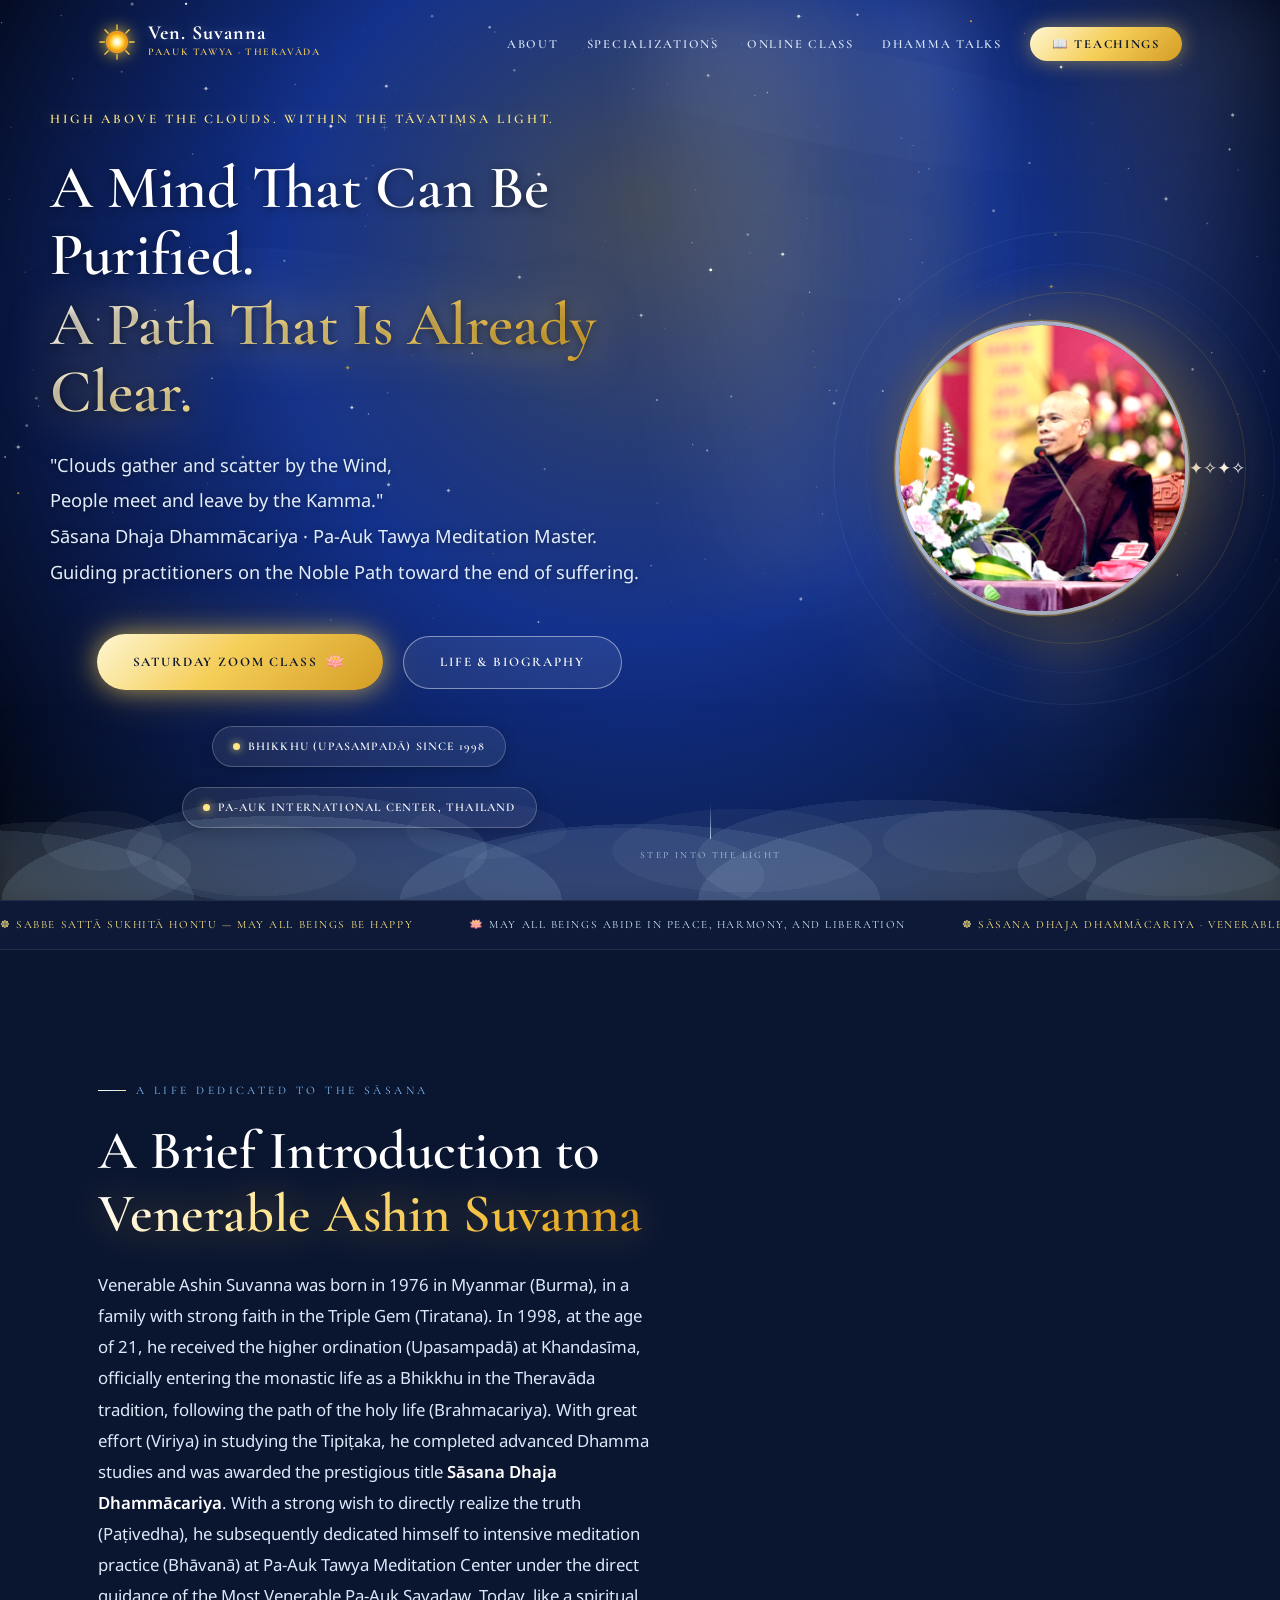
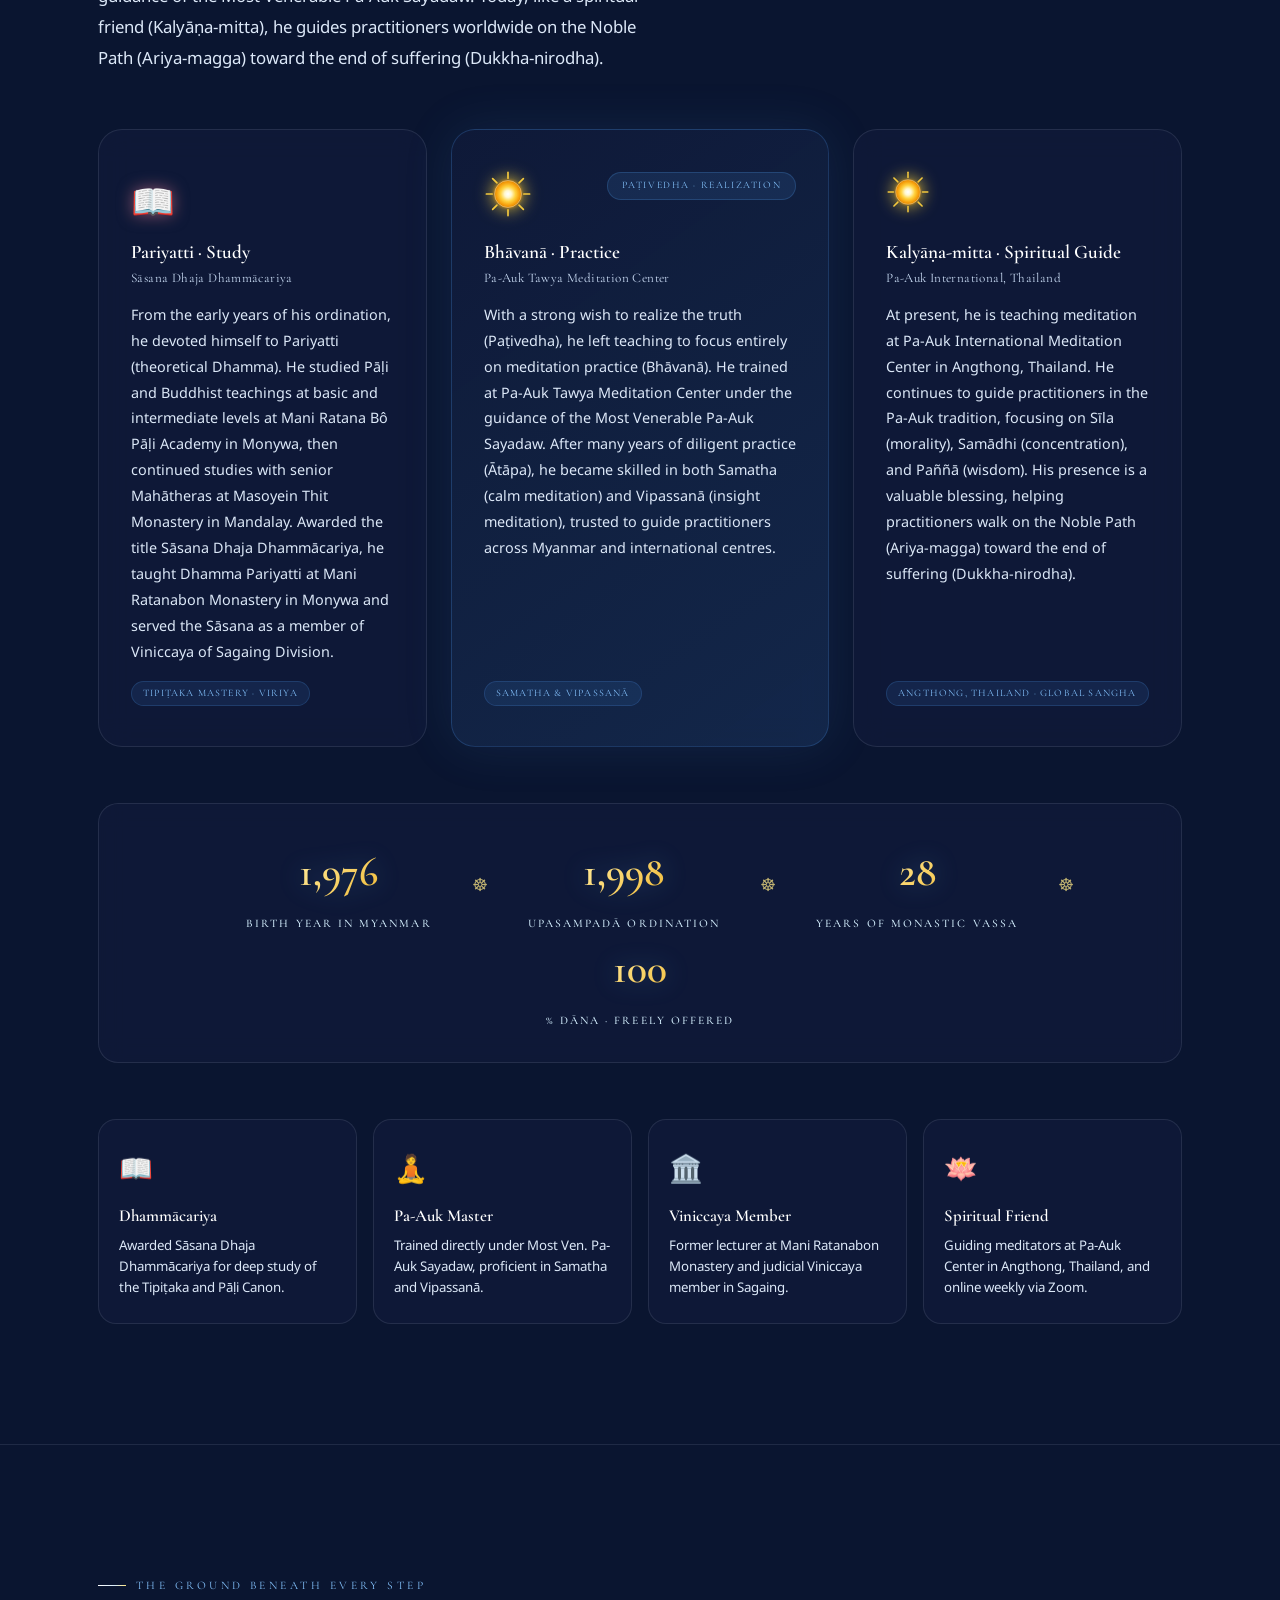
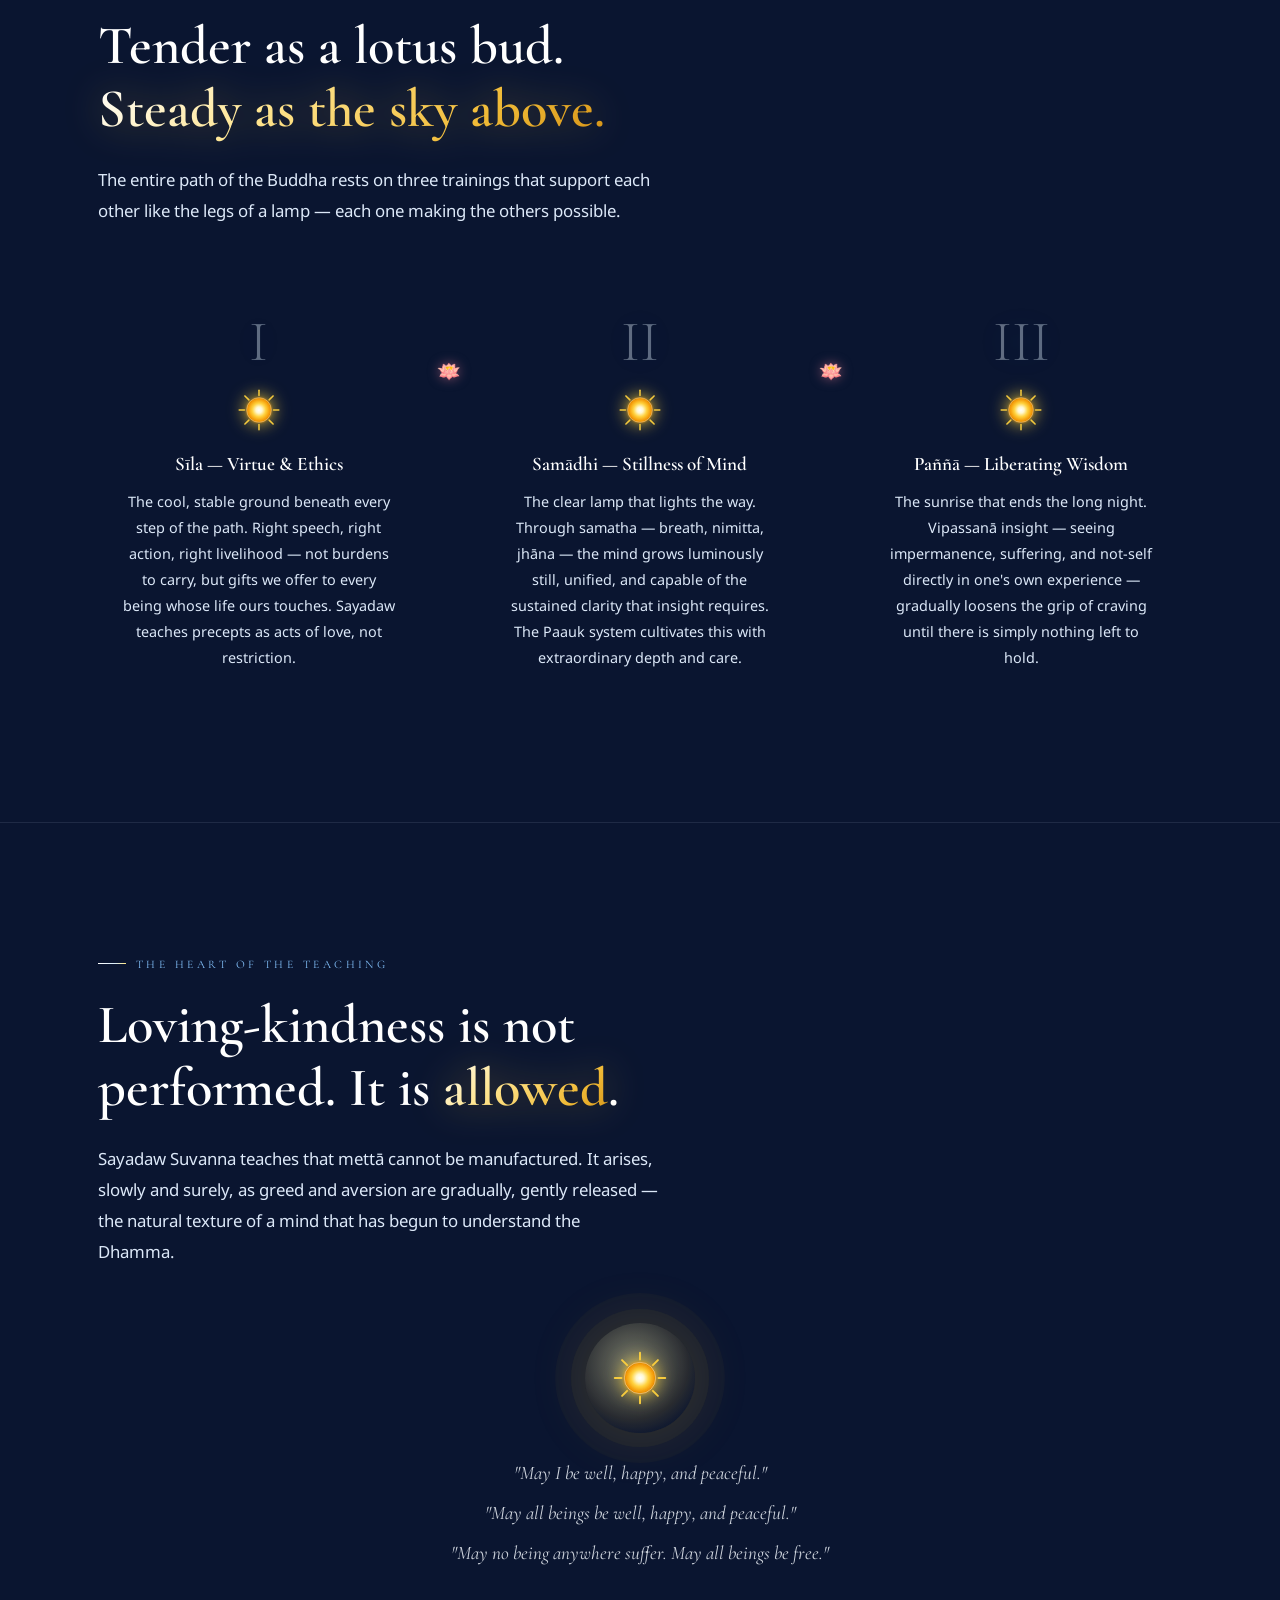
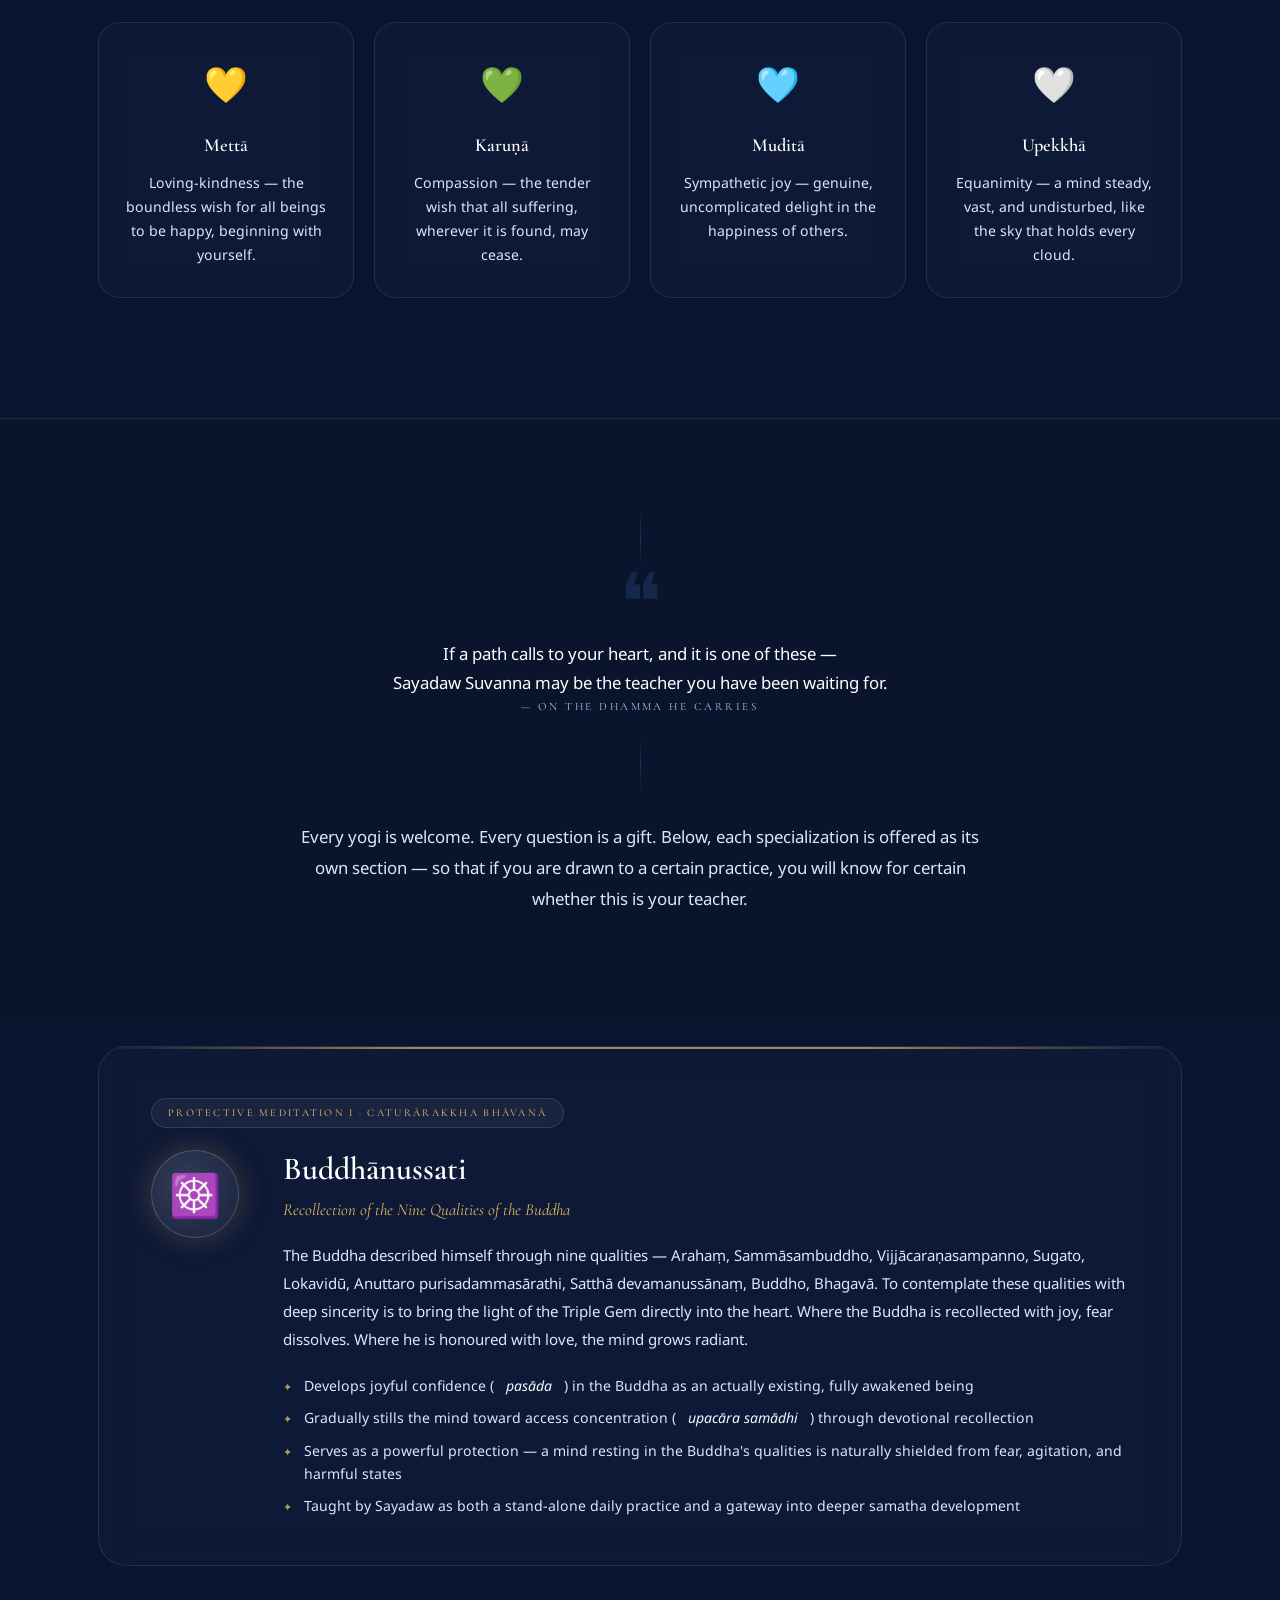
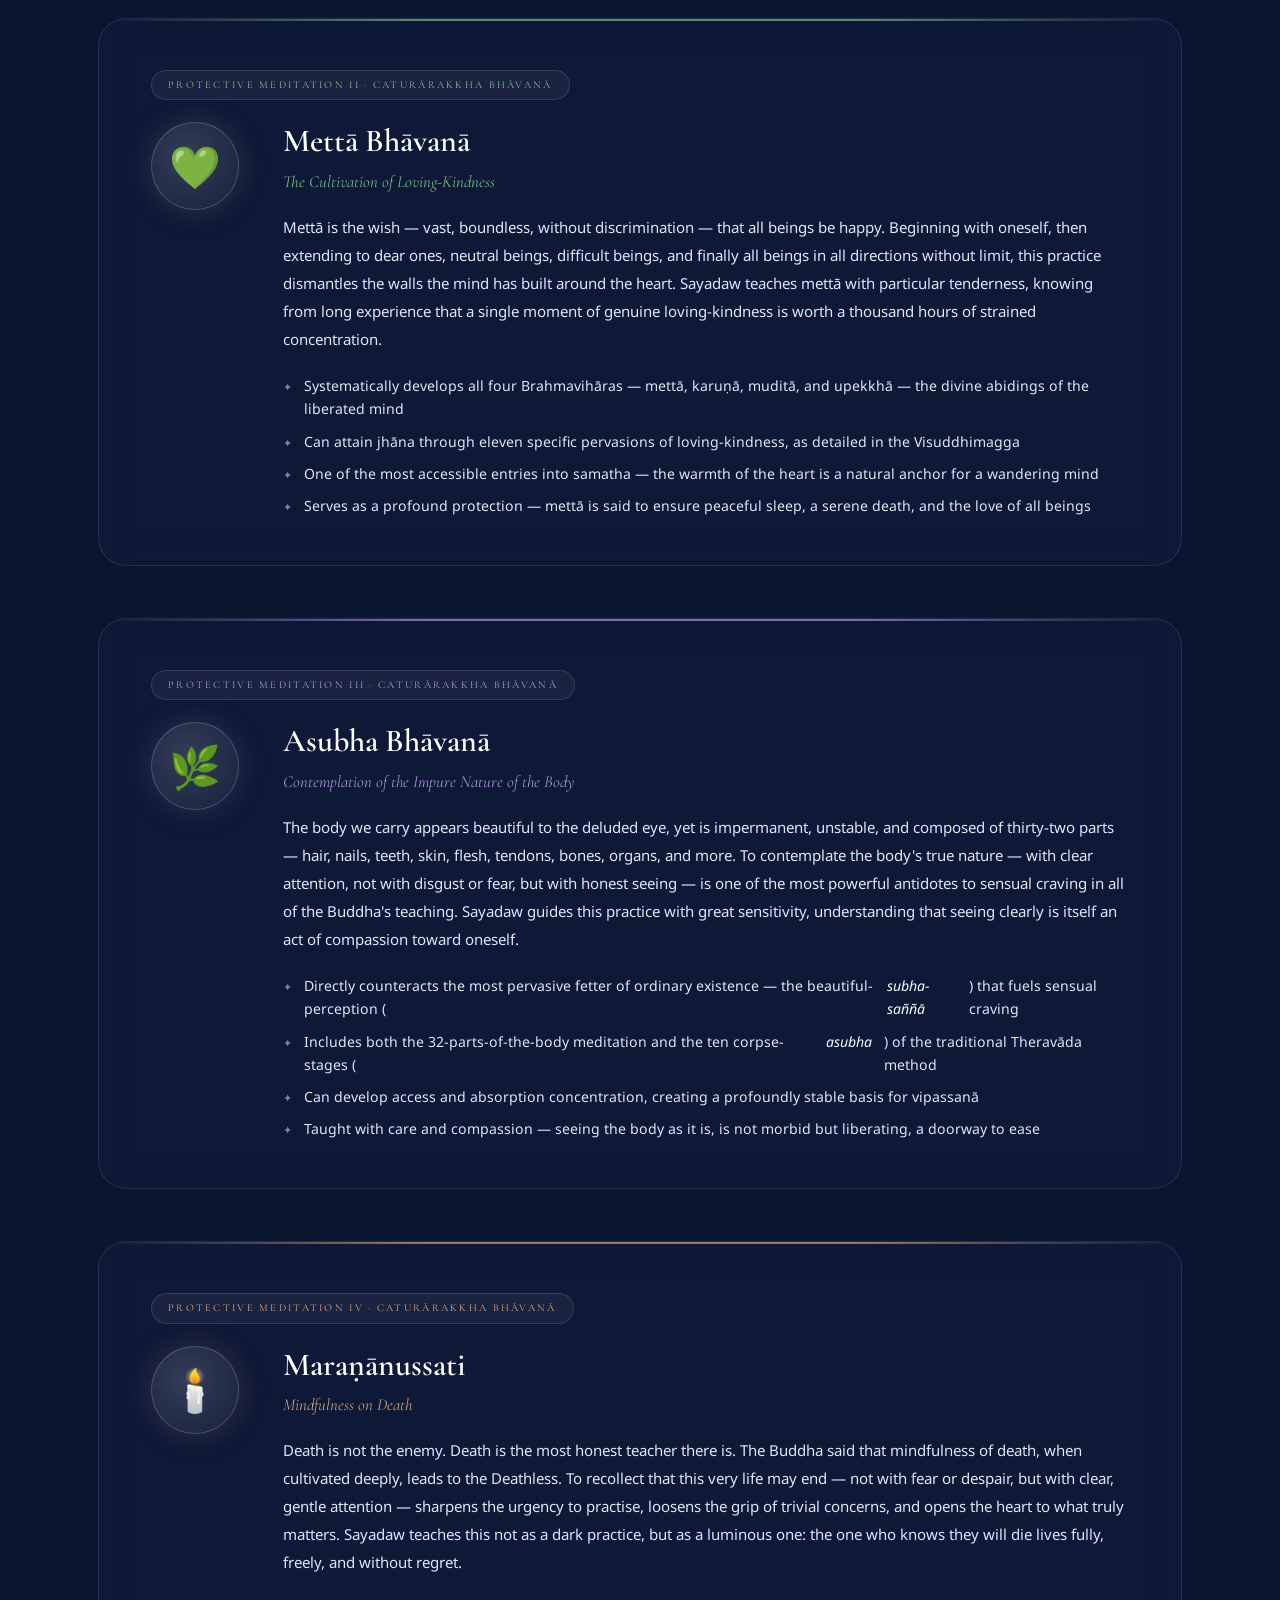
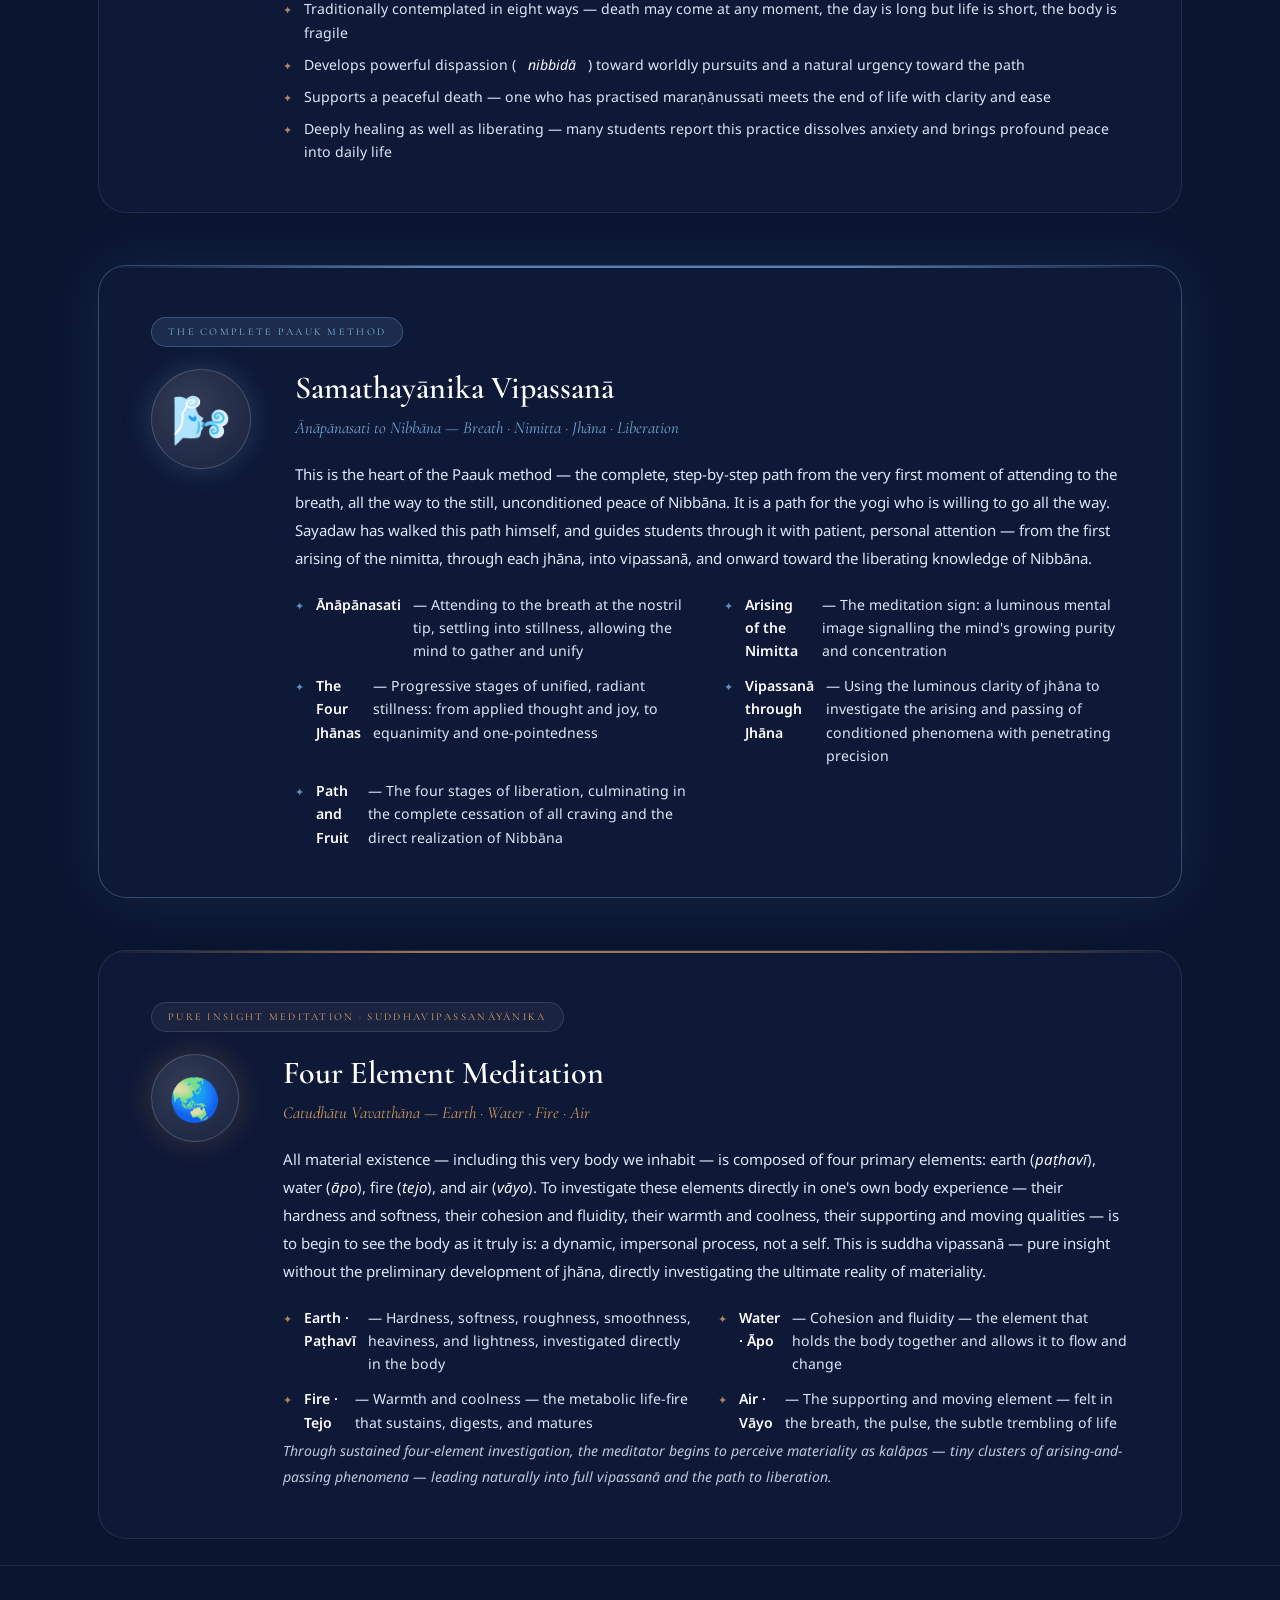
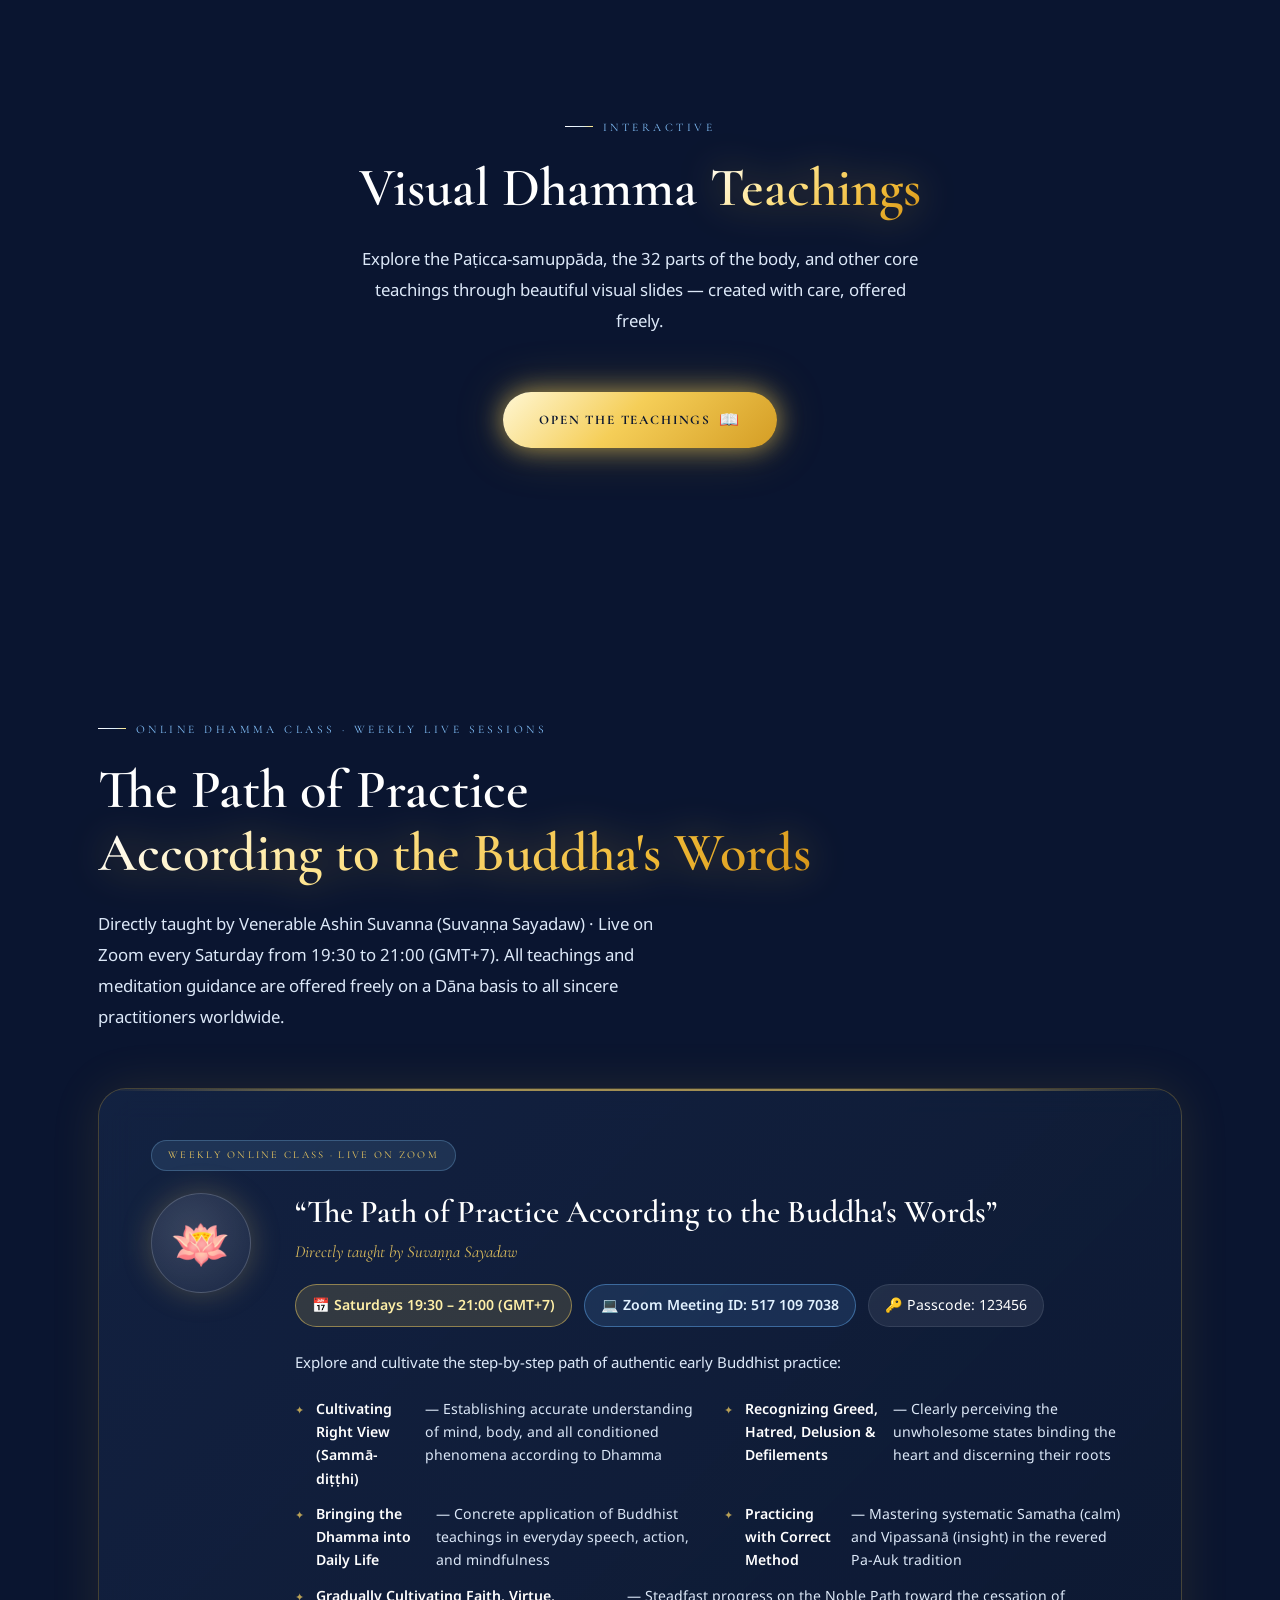
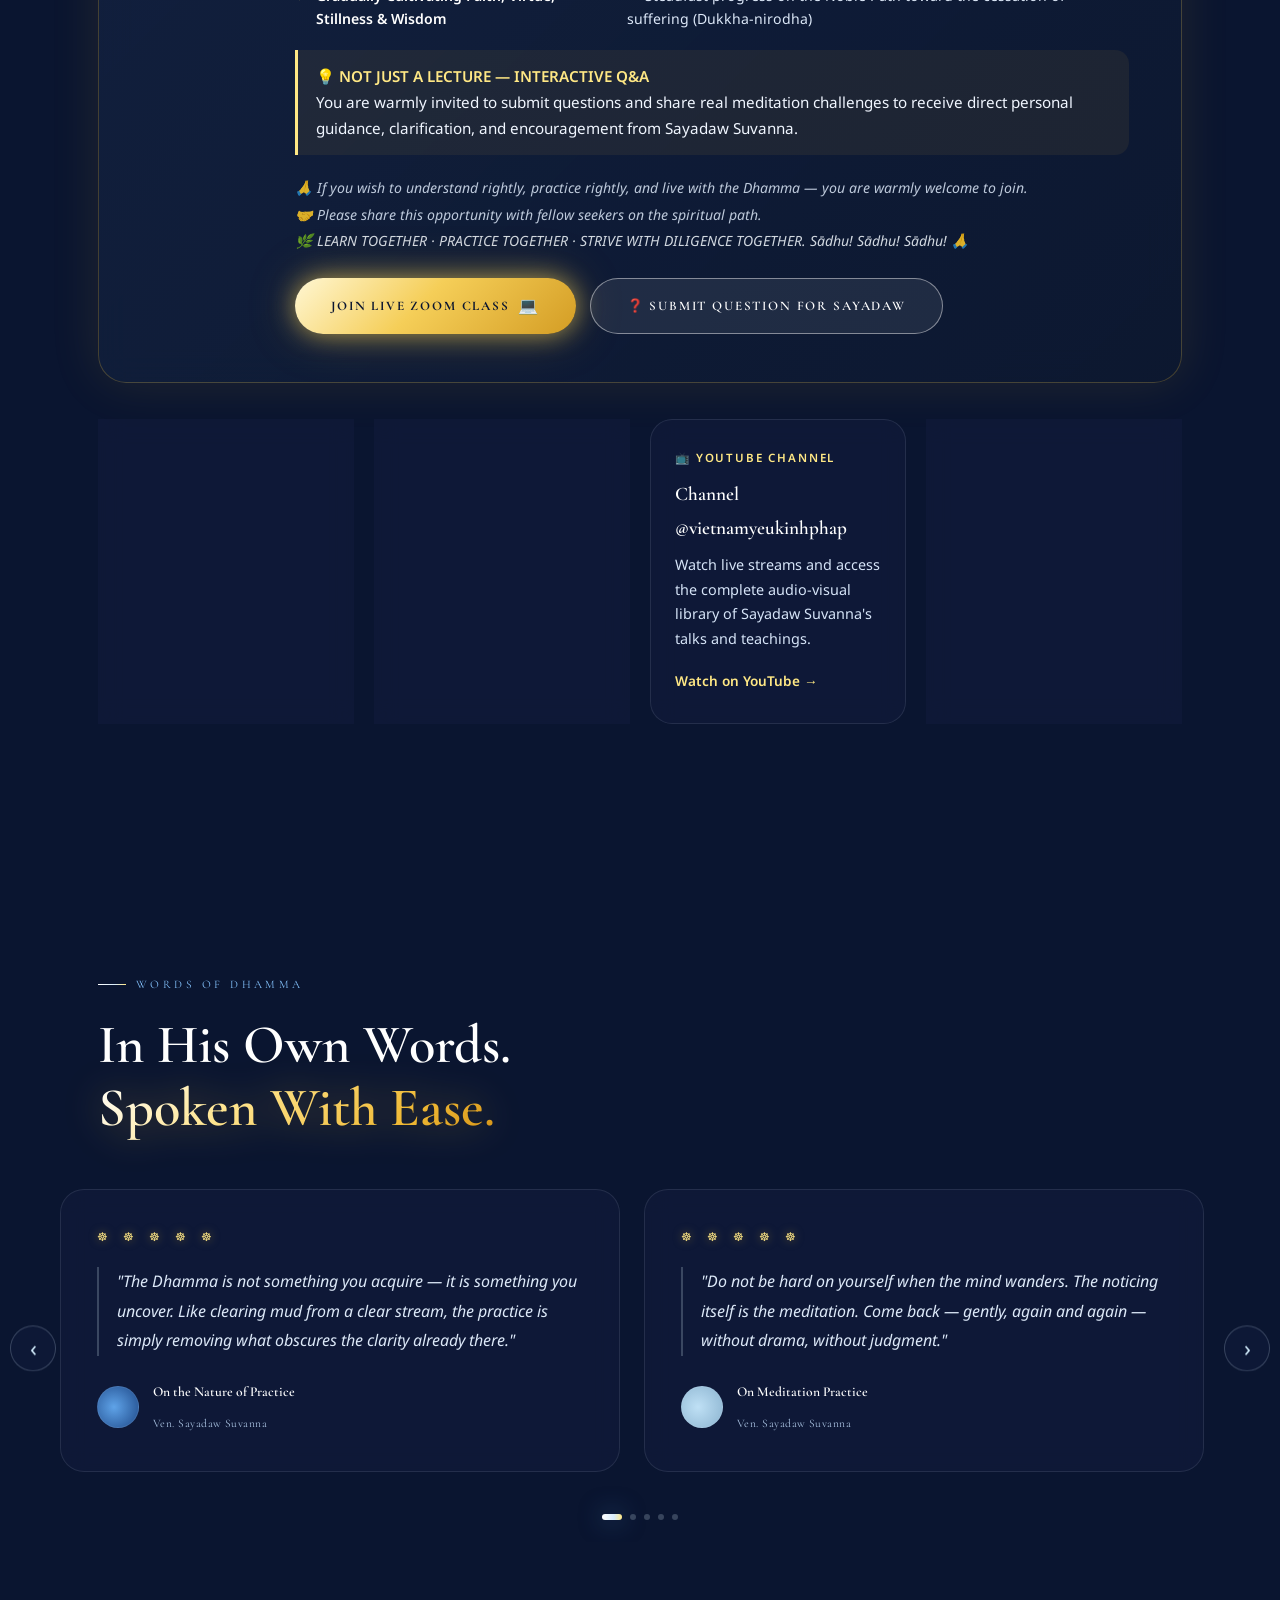
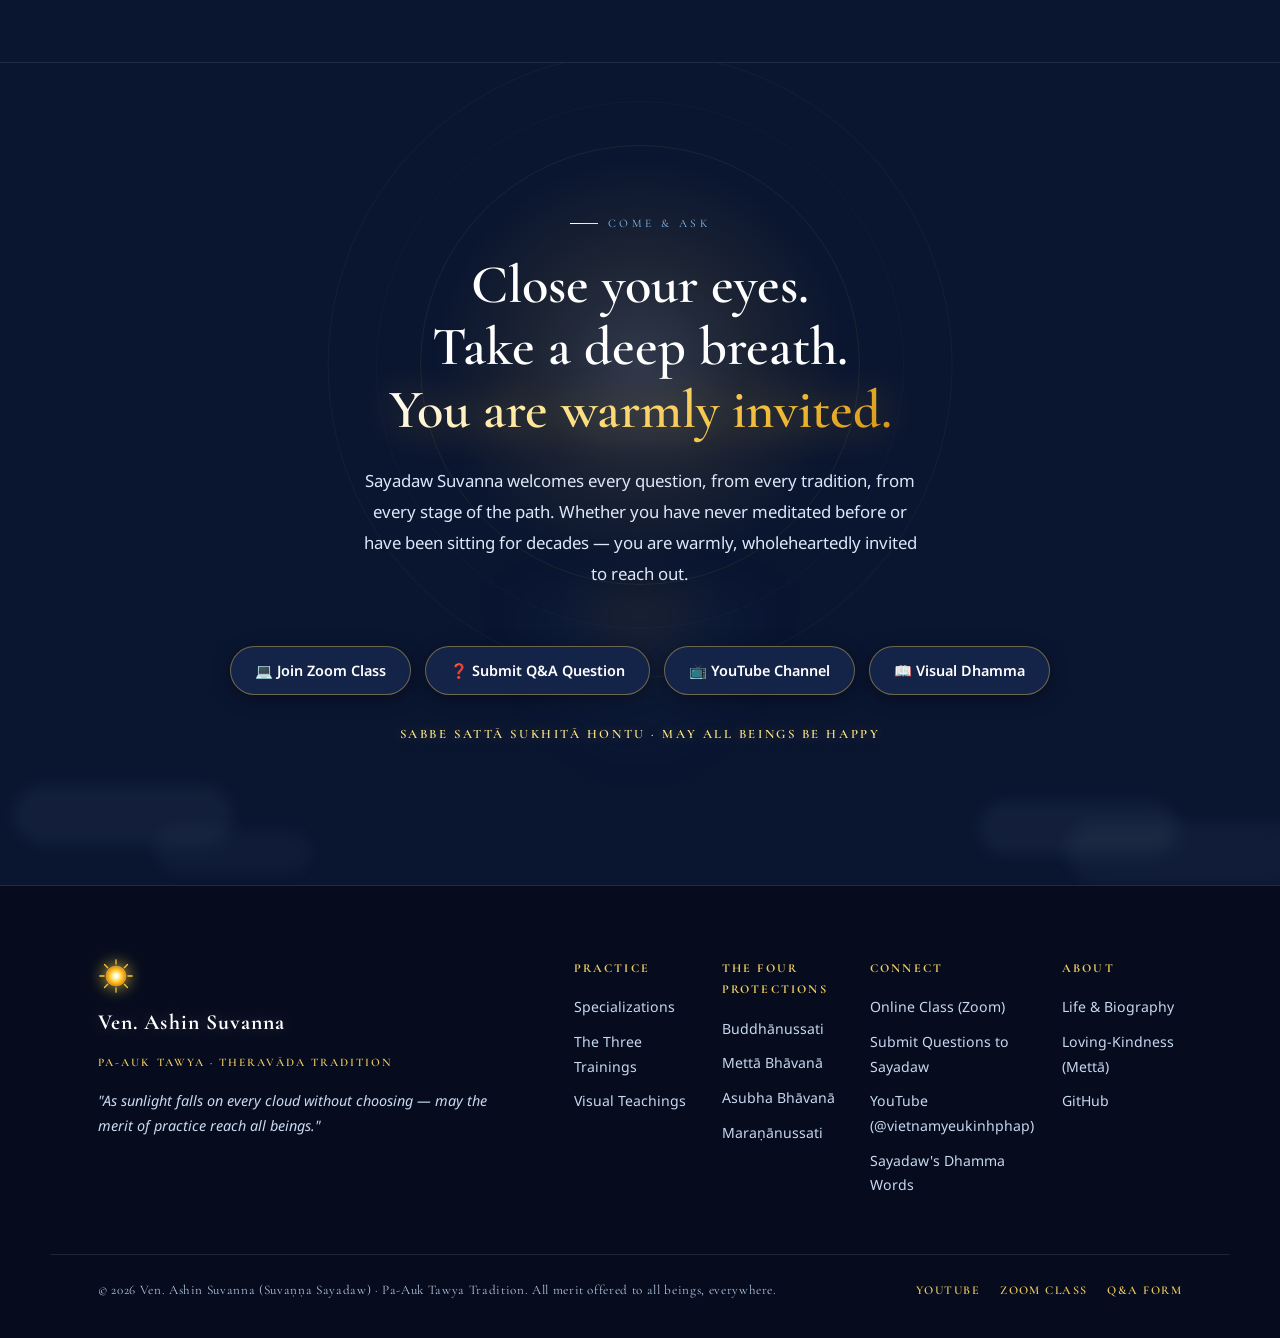
<file: index.html>
<!DOCTYPE html>
<html lang="en">
<head>
  <meta charset="UTF-8" />
  <meta name="viewport" content="width=device-width, initial-scale=1.0" />
  <title>Ven. Ashin Suvanna (Suvaṇṇa Sayadaw) — Pa-Auk Tawya Tradition</title>
  <meta name="description" content="Venerable Ashin Suvanna (Suvaṇṇa Sayadaw) — Sāsana Dhaja Dhammācariya, meditation master in the Pa-Auk tradition guiding practitioners in Sīla, Samādhi, and Paññā." />
  <link rel="preconnect" href="https://fonts.googleapis.com" />
  <link rel="preconnect" href="https://fonts.gstatic.com" crossorigin />
  <link href="https://fonts.googleapis.com/css2?family=Cormorant+Garamond:ital,wght@0,300;0,400;0,500;0,600;0,700;1,300;1,400;1,600&family=Noto+Sans:ital,wght@0,300;0,400;0,600;1,300&display=swap" rel="stylesheet" />
  <link rel="stylesheet" href="style.css?v=6.0" />
  <link rel="icon" type="image/svg+xml" href="data:image/svg+xml,%3Csvg xmlns='http://www.w3.org/2000/svg' viewBox='0 0 100 100'%3E%3Cdefs%3E%3CradialGradient id='sunGold' cx='50%25' cy='50%25' r='50%25'%3E%3Cstop offset='0%25' stop-color='%23FFFFFF'/%3E%3Cstop offset='30%25' stop-color='%23FFF8D0'/%3E%3Cstop offset='65%25' stop-color='%23FFD23F'/%3E%3Cstop offset='100%25' stop-color='%23F59E0B'/%3E%3C/radialGradient%3E%3Cfilter id='glow' x='-40%25' y='-40%25' width='180%25' height='180%25'%3E%3CfeGaussianBlur stdDeviation='3.5' result='blur'/%3E%3CfeMerge%3E%3CfeMergeNode in='blur'/%3E%3CfeMergeNode in='SourceGraphic'/%3E%3C/feMerge%3E%3C/filter%3E%3C/defs%3E%3Ccircle cx='50' cy='50' r='42' fill='url%28%23sunGold%29' filter='url%28%23glow%29'/%3E%3Ccircle cx='50' cy='50' r='42' fill='none' stroke='%23D4A832' stroke-width='0.8' opacity='0.5'/%3E%3C/svg%3E" />
</head>
<body>

  <!-- Shared Full Sun Symbol Definition -->
  <svg style="position: absolute; width: 0; height: 0; overflow: hidden;" aria-hidden="true">
    <defs>
      <radialGradient id="fullSunGrad" cx="50%" cy="50%" r="50%">
        <stop offset="0%" stop-color="#FFFFFF" />
        <stop offset="25%" stop-color="#FFF8D0" />
        <stop offset="55%" stop-color="#FFD23F" />
        <stop offset="85%" stop-color="#F59E0B" />
        <stop offset="100%" stop-color="#E08700" />
      </radialGradient>
      <filter id="solarBloom" x="-40%" y="-40%" width="180%" height="180%">
        <feGaussianBlur stdDeviation="3" result="blur" />
        <feMerge>
          <feMergeNode in="blur" />
          <feMergeNode in="SourceGraphic" />
        </feMerge>
      </filter>
    </defs>
    <symbol id="full-sun-symbol" viewBox="0 0 100 100">
      <g class="sun-svg-rays" stroke="#FFD23F" stroke-width="3.5" stroke-linecap="round" opacity="0.95">
        <line x1="50" y1="5" x2="50" y2="17" />
        <line x1="50" y1="83" x2="50" y2="95" />
        <line x1="5" y1="50" x2="17" y2="50" />
        <line x1="83" y1="50" x2="95" y2="50" />
        <line x1="18" y1="18" x2="27" y2="27" />
        <line x1="73" y1="73" x2="82" y2="82" />
        <line x1="82" y1="18" x2="73" y2="27" />
        <line x1="27" y1="73" x2="18" y2="82" />
      </g>
      <circle cx="50" cy="50" r="28" fill="url(#fullSunGrad)" filter="url(#solarBloom)" />
      <circle cx="50" cy="50" r="28" fill="none" stroke="#FFFFFF" stroke-width="1.2" opacity="0.6" />
    </symbol>
  </svg>

  <canvas id="heaven-canvas"></canvas>
  <div class="light-wash"></div>
  <div class="motes" id="motes"></div>
  <div class="petals" id="petals"></div>

  <!-- ══════════════════════════ NAV ══════════════════════════════════════ -->
  <nav class="nav" id="nav">
    <div class="nav__inner">
      <a href="#home" class="nav__logo">
        <div class="sun-mascot sun-mascot--nav sun-mascot--svg" id="nav-sun">
          <svg class="sun-svg" viewBox="0 0 100 100"><use href="#full-sun-symbol"/></svg>
        </div>
        <div class="nav__wordmark">
          <span class="nav__name">Ven. Suvanna</span>
          <span class="nav__tagline-tiny">Paauk Tawya · Theravāda</span>
        </div>
      </a>

      <ul class="nav__links" id="nav-links">
        <li><a href="#about">About</a></li>
        <li><a href="#specializations">Specializations</a></li>
        <li><a href="#online-class">Online Class</a></li>
        <li><a href="#talks">Dhamma Talks</a></li>
        <li><a href="dhamma/index.html" class="nav__pill">📖 Teachings</a></li>
      </ul>

      <button class="hamburger" id="hamburger" aria-label="menu">
        <span></span><span></span><span></span>
      </button>
    </div>
  </nav>

  <!-- ══════════════════════════ HERO ════════════════════════════════════ -->
  <section class="hero" id="home">

    <div class="sky-layer sky-bg"></div>
    <div class="sky-layer sky-mid"></div>
    <div class="sky-layer sky-fg"></div>

    <div class="sunbeam-container">
      <div class="sunbeam sb1"></div>
      <div class="sunbeam sb2"></div>
      <div class="sunbeam sb3"></div>
    </div>

    <div class="cloud-mist"></div>

    <div class="hero__stage">
      <div class="hero__content">
        <p class="hero__kicker reveal-fade" data-d="0">High above the clouds. <br class="mobile-only"> Within the Tāvatiṃsa light.</p>
        <h1 class="hero__headline">
          <span class="hero__hl-line reveal-up" data-d="100">A Mind That Can Be Purified.</span>
          <span class="hero__hl-line hero__hl-grad reveal-up" data-d="220">A Path That Is Already Clear.</span>
        </h1>
        <p class="hero__body reveal-fade" data-d="480">
          "Clouds gather and scatter by the Wind,<br/>
          People meet and leave by the Kamma."<br/>
          Sāsana Dhaja Dhammācariya · Pa-Auk Tawya Meditation Master.<br/>
          Guiding practitioners on the Noble Path toward the end of suffering.
        </p>
        <div class="hero__cta-row reveal-fade" data-d="580">
          <a href="#online-class" class="btn btn--sky">
            <span>Saturday Zoom Class</span>
            <span class="btn__lotus">🪷</span>
          </a>
          <a href="#about" class="btn btn--ghost">Life &amp; Biography</a>
        </div>
        <div class="hero__proof reveal-fade" data-d="680">
          <div class="proof-pill">
            <span class="proof-dot"></span>
            <span>Bhikkhu (Upasampadā) since 1998</span>
          </div>
          <div class="proof-pill">
            <span class="proof-dot proof-dot--gold"></span>
            <span>Pa-Auk International Center, Thailand</span>
          </div>
        </div>
      </div>

      <div class="hero__visual" aria-hidden="true">
        <div class="hero-portrait-wrap">
          <div class="hero-portrait" id="hero-portrait">
            <div class="hero-portrait__halo halo-r1"></div>
            <div class="hero-portrait__halo halo-r2"></div>
            <div class="hero-portrait__halo halo-r3"></div>
            <div class="hero-portrait__glow"></div>
            <img src="vensuvanna.png" alt="Ven. Sayadaw Suvanna" class="hero-portrait__img"
                 onerror="this.src='https://placehold.co/440x440/1a3a6e/f0cc60?text=%F0%9F%99%8F'" />
            <div class="mm-shine ms1">✦</div>
            <div class="mm-shine ms2">✧</div>
            <div class="mm-shine ms3">✦</div>
            <div class="mm-shine ms4">✧</div>
          </div>
          <div class="portrait-pool-reflection"></div>
        </div>
      </div>
    </div>

    <div class="hero__scroll">
      <div class="scroll-stem"></div>
      <span>step into the light</span>
    </div>
  </section>

  <!-- ══════════════════════════ METTĀ RIBBON / TICKER ════════════════════ -->
  <div class="ticker-wrap">
    <div class="ticker-inner" id="ticker">
      <span>☸ Sabbe sattā sukhitā hontu — May all beings be happy</span>
      <span>🪷 May all beings abide in peace, harmony, and liberation</span>
      <span>☸ Sāsana Dhaja Dhammācariya · Venerable Ashin Suvanna</span>
      <span>🪷 Learn together · Practice together · Strive with diligence</span>
      <span>☸ Monastic life dedicated to the Triple Gem since 1998</span>
      <span>🪷 The Pa-Auk method — Sīla · Samādhi · Paññā</span>
      <span>☸ Live Zoom Class: Saturdays 19:30 – 21:00 (GMT+7)</span>
      <span>🪷 Pa-Auk International Meditation Center, Angthong, Thailand</span>
      <span>☸ Sabbe sattā sukhitā hontu — May all beings be happy</span>
      <span>🪷 May all beings abide in peace, harmony, and liberation</span>
      <span>☸ Sāsana Dhaja Dhammācariya · Venerable Ashin Suvanna</span>
      <span>🪷 Learn together · Practice together · Strive with diligence</span>
      <span>☸ Monastic life dedicated to the Triple Gem since 1998</span>
      <span>🪷 The Pa-Auk method — Sīla · Samādhi · Paññā</span>
    </div>
  </div>

    <!-- ══════════════════════════ ABOUT / JOURNEY ═══════════════════════════ -->
  <section class="promise" id="about">
    <div class="container">
      <div class="eyebrow">A Life Dedicated to the Sāsana</div>
      <h2 class="section-title">
        A Brief Introduction to<br/>
        <span class="grad-text">Venerable Ashin Suvanna</span>
      </h2>

      <p class="section-body">
        Venerable Ashin Suvanna was born in 1976 in Myanmar (Burma), in a family with strong faith in the Triple Gem (Tiratana). In 1998, at the age of 21, he received the higher ordination (Upasampadā) at Khandasīma, officially entering the monastic life as a Bhikkhu in the Theravāda tradition, following the path of the holy life (Brahmacariya). With great effort (Viriya) in studying the Tipiṭaka, he completed advanced Dhamma studies and was awarded the prestigious title <strong>Sāsana Dhaja Dhammācariya</strong>. With a strong wish to directly realize the truth (Paṭivedha), he subsequently dedicated himself to intensive meditation practice (Bhāvanā) at Pa-Auk Tawya Meditation Center under the direct guidance of the Most Venerable Pa-Auk Sayadaw. Today, like a spiritual friend (Kalyāṇa-mitta), he guides practitioners worldwide on the Noble Path (Ariya-magga) toward the end of suffering (Dukkha-nirodha).
      </p>

      <div class="promise__cards">

        <div class="pcard reveal-card" data-d="0">
          <div class="pcard__icon">
            <div class="lotus-icon">📖</div>
          </div>
          <h3 class="ccard__title">Pariyatti · Study<br/><small>Sāsana Dhaja Dhammācariya</small></h3>
          <p>From the early years of his ordination, he devoted himself to Pariyatti (theoretical Dhamma). He studied Pāḷi and Buddhist teachings at basic and intermediate levels at Mani Ratana Bô Pāḷi Academy in Monywa, then continued studies with senior Mahātheras at Masoyein Thit Monastery in Mandalay. Awarded the title Sāsana Dhaja Dhammācariya, he taught Dhamma Pariyatti at Mani Ratanabon Monastery in Monywa and served the Sāsana as a member of Viniccaya of Sagaing Division.</p>
          <div class="pcard__bar"></div>
          <div class="ccard__tags" style="margin-top:16px;">
            <span class="ctag ctag--free">Tipiṭaka Mastery · Viriya</span>
          </div>
        </div>

        <div class="pcard pcard--lit reveal-card" data-d="120">
          <div class="pcard__icon">
            <div class="pcard__top">
              <div class="sun-mascot sun-mascot--card sun-mascot--svg">
                <svg class="sun-svg" viewBox="0 0 100 100"><use href="#full-sun-symbol"/></svg>
              </div>
              <div class="pcard__badge">Paṭivedha · Realization</div>
            </div>
          </div>
          <h3 class="ccard__title">Bhāvanā · Practice<br/><small>Pa-Auk Tawya Meditation Center</small></h3>
          <p>With a strong wish to realize the truth (Paṭivedha), he left teaching to focus entirely on meditation practice (Bhāvanā). He trained at Pa-Auk Tawya Meditation Center under the guidance of the Most Venerable Pa-Auk Sayadaw. After many years of diligent practice (Ātāpa), he became skilled in both Samatha (calm meditation) and Vipassanā (insight meditation), trusted to guide practitioners across Myanmar and international centres.</p>
          <div class="pcard__bar"></div>
          <div class="ccard__tags" style="margin-top:16px;">
            <span class="ctag ctag--free">Samatha &amp; Vipassanā</span>
          </div>
        </div>

        <div class="pcard reveal-card" data-d="240">
          <div class="pcard__icon">
            <div class="sun-icon-simple sun-mascot--svg">
              <svg class="sun-svg" viewBox="0 0 100 100"><use href="#full-sun-symbol"/></svg>
            </div>
          </div>
          <h3 class="ccard__title">Kalyāṇa-mitta · Spiritual Guide<br/><small>Pa-Auk International, Thailand</small></h3>
          <p>At present, he is teaching meditation at Pa-Auk International Meditation Center in Angthong, Thailand. He continues to guide practitioners in the Pa-Auk tradition, focusing on Sīla (morality), Samādhi (concentration), and Paññā (wisdom). His presence is a valuable blessing, helping practitioners walk on the Noble Path (Ariya-magga) toward the end of suffering (Dukkha-nirodha).</p>
          <div class="pcard__bar"></div>
          <div class="ccard__tags" style="margin-top:16px;">
            <span class="ctag ctag--free">Angthong, Thailand · Global Sangha</span>
          </div>
        </div>

      </div>

      <div class="heaven-stats reveal-fade" data-d="0">
        <div class="hstat">
          <span class="hstat__num" data-target="1976">0</span>
          <span class="hstat__label">Birth Year in Myanmar</span>
        </div>
        <div class="hstat__div">☸</div>
        <div class="hstat">
          <span class="hstat__num" data-target="1998">0</span>
          <span class="hstat__label">Upasampadā Ordination</span>
        </div>
        <div class="hstat__div">☸</div>
        <div class="hstat">
          <span class="hstat__num" data-target="28">0</span>
          <span class="hstat__label">Years of Monastic Vassa</span>
        </div>
        <div class="hstat__div">☸</div>
        <div class="hstat">
          <span class="hstat__num" data-target="100">0</span>
          <span class="hstat__label">% Dāna · Freely Offered</span>
        </div>
      </div>

      <div class="about-cards reveal-fade" data-d="0">
        <div class="acard"><div class="acard-icon">📖</div><h4>Dhammācariya</h4><p>Awarded Sāsana Dhaja Dhammācariya for deep study of the Tipiṭaka and Pāḷi Canon.</p></div>
        <div class="acard"><div class="acard-icon">🧘</div><h4>Pa-Auk Master</h4><p>Trained directly under Most Ven. Pa-Auk Sayadaw, proficient in Samatha and Vipassanā.</p></div>
        <div class="acard"><div class="acard-icon">🏛️</div><h4>Viniccaya Member</h4><p>Former lecturer at Mani Ratanabon Monastery and judicial Viniccaya member in Sagaing.</p></div>
        <div class="acard"><div class="acard-icon">🪷</div><h4>Spiritual Friend</h4><p>Guiding meditators at Pa-Auk Center in Angthong, Thailand, and online weekly via Zoom.</p></div>
      </div>

    </div>
  </section>

  <!-- ══════════════════════════ THE THREE TRAININGS ══════════════════════ -->
  <section class="how" id="threefold">
    <div class="container">
      <div class="eyebrow">The Ground Beneath Every Step</div>
      <h2 class="section-title">Tender as a lotus bud.<br/><span class="grad-text">Steady as the sky above.</span></h2>
      <p class="section-body">The entire path of the Buddha rests on three trainings that support each other like the legs of a lamp — each one making the others possible.</p>

      <div class="how__steps">

        <div class="how__step reveal-fade" data-d="0">
          <div class="step-num">I</div>
          <div class="step-sun"><div class="sun-mascot sun-mascot--step sun-mascot--svg"><svg class="sun-svg" viewBox="0 0 100 100"><use href="#full-sun-symbol"/></svg></div></div>
          <h3>Sīla — Virtue & Ethics</h3>
          <p>The cool, stable ground beneath every step of the path. Right speech, right action, right livelihood — not burdens to carry, but gifts we offer to every being whose life ours touches. Sayadaw teaches precepts as acts of love, not restriction.</p>
        </div>

        <div class="how__connector">
          <div class="connector-line"></div>
          <div class="connector-lotus">🪷</div>
        </div>

        <div class="how__step reveal-fade" data-d="120">
          <div class="step-num">II</div>
          <div class="step-sun"><div class="sun-mascot sun-mascot--step sun-mascot--svg"><svg class="sun-svg" viewBox="0 0 100 100"><use href="#full-sun-symbol"/></svg></div></div>
          <h3>Samādhi — Stillness of Mind</h3>
          <p>The clear lamp that lights the way. Through samatha — breath, nimitta, jhāna — the mind grows luminously still, unified, and capable of the sustained clarity that insight requires. The Paauk system cultivates this with extraordinary depth and care.</p>
        </div>

        <div class="how__connector">
          <div class="connector-line"></div>
          <div class="connector-lotus">🪷</div>
        </div>

        <div class="how__step reveal-fade" data-d="240">
          <div class="step-num">III</div>
          <div class="step-sun"><div class="sun-mascot sun-mascot--step sun-mascot--svg"><svg class="sun-svg" viewBox="0 0 100 100"><use href="#full-sun-symbol"/></svg></div></div>
          <h3>Paññā — Liberating Wisdom</h3>
          <p>The sunrise that ends the long night. Vipassanā insight — seeing impermanence, suffering, and not-self directly in one's own experience — gradually loosens the grip of craving until there is simply nothing left to hold.</p>
        </div>

      </div>
    </div>
  </section>

  <!-- ══════════════════════════ THE FOUR BRAHMAVIHĀRAS / METTĀ ════════════ -->
  <section class="merit" id="metta">
    <div class="container">
      <div class="eyebrow">The Heart of the Teaching</div>
      <h2 class="section-title">Loving-kindness is not<br/>performed. It is <span class="grad-text">allowed</span>.</h2>
      <p class="section-body">Sayadaw Suvanna teaches that mettā cannot be manufactured. It arises, slowly and surely, as greed and aversion are gradually, gently released — the natural texture of a mind that has begun to understand the Dhamma.</p>

      <div class="metta-orb-wrap reveal-fade" data-d="0">
        <div class="metta-orb">
          <div class="sun-mascot sun-mascot--orb sun-mascot--svg">
            <svg class="sun-svg" viewBox="0 0 100 100"><use href="#full-sun-symbol"/></svg>
          </div>
        </div>
        <div class="metta-lines">
          <p>"May I be well, happy, and peaceful."</p>
          <p>"May all beings be well, happy, and peaceful."</p>
          <p>"May no being anywhere suffer. May all beings be free."</p>
        </div>
      </div>

      <div class="merit__grid">

        <div class="mcard reveal-card" data-d="0">
          <div class="mcard__icon-deco">💛</div>
          <h3 class="mcard__plan">Mettā</h3>
          <p class="mcard__pitch">Loving-kindness — the boundless wish for all beings to be happy, beginning with yourself.</p>
        </div>

        <div class="mcard reveal-card" data-d="80">
          <div class="mcard__icon-deco">💚</div>
          <h3 class="mcard__plan">Karuṇā</h3>
          <p class="mcard__pitch">Compassion — the tender wish that all suffering, wherever it is found, may cease.</p>
        </div>

        <div class="mcard reveal-card" data-d="160">
          <div class="mcard__icon-deco">🩵</div>
          <h3 class="mcard__plan">Muditā</h3>
          <p class="mcard__pitch">Sympathetic joy — genuine, uncomplicated delight in the happiness of others.</p>
        </div>

        <div class="mcard reveal-card" data-d="240">
          <div class="mcard__icon-deco">🤍</div>
          <h3 class="mcard__plan">Upekkhā</h3>
          <p class="mcard__pitch">Equanimity — a mind steady, vast, and undisturbed, like the sky that holds every cloud.</p>
        </div>

      </div>
    </div>
  </section>

  <!-- ══════════════════════════ SPECIALIZATIONS HEADER ════════════════════ -->
  <section class="mindset" id="specializations">
    <div class="container">
      <div class="mindset__quote-wrap">
        <div class="mindset__sky-line"></div>
        <blockquote class="mindset__quote reveal-fade" data-d="0">
          <span class="mq-open">❝</span>
          If a path calls to your heart, and it is one of these —<br/>
          Sayadaw Suvanna may be the teacher you have been waiting for.
          <cite>— On the Dhamma He Carries</cite>
        </blockquote>
        <div class="mindset__sky-line"></div>
      </div>
      <p class="section-body" style="margin-left:auto;margin-right:auto;text-align:center;max-width:680px;">
        Every yogi is welcome. Every question is a gift. Below, each specialization is offered as its own section — so that if you are drawn to a certain practice, you will know for certain whether this is your teacher.
      </p>
    </div>
  </section>

  <!-- ══════════════════════════ TOPIC: Buddhānussati ═════════════════════ -->
  <section class="topic-section" id="buddhanussati">
    <div class="container">
      <div class="topic-card reveal-card" data-d="0" style="--topic-color:#f0cc60;--topic-glow:rgba(240,204,96,0.22)">
        <div class="topic-eyebrow-row">
          <span class="topic-tag">Protective Meditation I · Caturārakkha Bhāvanā</span>
        </div>
        <div class="topic-inner">
          <div class="topic-icon-wrap">☸️</div>
          <div class="topic-body">
            <h2 class="topic-title">Buddhānussati</h2>
            <p class="topic-pali">Recollection of the Nine Qualities of the Buddha</p>
            <p class="topic-desc">The Buddha described himself through nine qualities — Arahaṃ, Sammāsambuddho, Vijjācaraṇasampanno, Sugato, Lokavidū, Anuttaro purisadammasārathi, Satthā devamanussānaṃ, Buddho, Bhagavā. To contemplate these qualities with deep sincerity is to bring the light of the Triple Gem directly into the heart. Where the Buddha is recollected with joy, fear dissolves. Where he is honoured with love, the mind grows radiant.</p>
            <div class="topic-points">
              <div class="topic-point">Develops joyful confidence (<em>pasāda</em>) in the Buddha as an actually existing, fully awakened being</div>
              <div class="topic-point">Gradually stills the mind toward access concentration (<em>upacāra samādhi</em>) through devotional recollection</div>
              <div class="topic-point">Serves as a powerful protection — a mind resting in the Buddha's qualities is naturally shielded from fear, agitation, and harmful states</div>
              <div class="topic-point">Taught by Sayadaw as both a stand-alone daily practice and a gateway into deeper samatha development</div>
            </div>
          </div>
        </div>
      </div>
    </div>
  </section>

  <!-- ══════════════════════════ TOPIC: Mettā Bhāvanā ═════════════════════ -->
  <section class="topic-section" id="metta-bhavana">
    <div class="container">
      <div class="topic-card reveal-card" data-d="0" style="--topic-color:#7ec98a;--topic-glow:rgba(126,201,138,0.20)">
        <div class="topic-eyebrow-row">
          <span class="topic-tag">Protective Meditation II · Caturārakkha Bhāvanā</span>
        </div>
        <div class="topic-inner">
          <div class="topic-icon-wrap">💚</div>
          <div class="topic-body">
            <h2 class="topic-title">Mettā Bhāvanā</h2>
            <p class="topic-pali">The Cultivation of Loving-Kindness</p>
            <p class="topic-desc">Mettā is the wish — vast, boundless, without discrimination — that all beings be happy. Beginning with oneself, then extending to dear ones, neutral beings, difficult beings, and finally all beings in all directions without limit, this practice dismantles the walls the mind has built around the heart. Sayadaw teaches mettā with particular tenderness, knowing from long experience that a single moment of genuine loving-kindness is worth a thousand hours of strained concentration.</p>
            <div class="topic-points">
              <div class="topic-point">Systematically develops all four Brahmavihāras — mettā, karuṇā, muditā, and upekkhā — the divine abidings of the liberated mind</div>
              <div class="topic-point">Can attain jhāna through eleven specific pervasions of loving-kindness, as detailed in the Visuddhimagga</div>
              <div class="topic-point">One of the most accessible entries into samatha — the warmth of the heart is a natural anchor for a wandering mind</div>
              <div class="topic-point">Serves as a profound protection — mettā is said to ensure peaceful sleep, a serene death, and the love of all beings</div>
            </div>
          </div>
        </div>
      </div>
    </div>
  </section>

  <!-- ══════════════════════════ TOPIC: Asubha ════════════════════════════ -->
  <section class="topic-section" id="asubha">
    <div class="container">
      <div class="topic-card reveal-card" data-d="0" style="--topic-color:#b39ce0;--topic-glow:rgba(179,156,224,0.18)">
        <div class="topic-eyebrow-row">
          <span class="topic-tag">Protective Meditation III · Caturārakkha Bhāvanā</span>
        </div>
        <div class="topic-inner">
          <div class="topic-icon-wrap">🌿</div>
          <div class="topic-body">
            <h2 class="topic-title">Asubha Bhāvanā</h2>
            <p class="topic-pali">Contemplation of the Impure Nature of the Body</p>
            <p class="topic-desc">The body we carry appears beautiful to the deluded eye, yet is impermanent, unstable, and composed of thirty-two parts — hair, nails, teeth, skin, flesh, tendons, bones, organs, and more. To contemplate the body's true nature — with clear attention, not with disgust or fear, but with honest seeing — is one of the most powerful antidotes to sensual craving in all of the Buddha's teaching. Sayadaw guides this practice with great sensitivity, understanding that seeing clearly is itself an act of compassion toward oneself.</p>
            <div class="topic-points">
              <div class="topic-point">Directly counteracts the most pervasive fetter of ordinary existence — the beautiful-perception (<em>subha-saññā</em>) that fuels sensual craving</div>
              <div class="topic-point">Includes both the 32-parts-of-the-body meditation and the ten corpse-stages (<em>asubha</em>) of the traditional Theravāda method</div>
              <div class="topic-point">Can develop access and absorption concentration, creating a profoundly stable basis for vipassanā</div>
              <div class="topic-point">Taught with care and compassion — seeing the body as it is, is not morbid but liberating, a doorway to ease</div>
            </div>
          </div>
        </div>
      </div>
    </div>
  </section>

  <!-- ══════════════════════════ TOPIC: Maraṇānussati ═════════════════════ -->
  <section class="topic-section" id="maranannussati">
    <div class="container">
      <div class="topic-card reveal-card" data-d="0" style="--topic-color:#e0ac7e;--topic-glow:rgba(224,172,126,0.18)">
        <div class="topic-eyebrow-row">
          <span class="topic-tag">Protective Meditation IV · Caturārakkha Bhāvanā</span>
        </div>
        <div class="topic-inner">
          <div class="topic-icon-wrap">🕯️</div>
          <div class="topic-body">
            <h2 class="topic-title">Maraṇānussati</h2>
            <p class="topic-pali">Mindfulness on Death</p>
            <p class="topic-desc">Death is not the enemy. Death is the most honest teacher there is. The Buddha said that mindfulness of death, when cultivated deeply, leads to the Deathless. To recollect that this very life may end — not with fear or despair, but with clear, gentle attention — sharpens the urgency to practise, loosens the grip of trivial concerns, and opens the heart to what truly matters. Sayadaw teaches this not as a dark practice, but as a luminous one: the one who knows they will die lives fully, freely, and without regret.</p>
            <div class="topic-points">
              <div class="topic-point">Traditionally contemplated in eight ways — death may come at any moment, the day is long but life is short, the body is fragile</div>
              <div class="topic-point">Develops powerful dispassion (<em>nibbidā</em>) toward worldly pursuits and a natural urgency toward the path</div>
              <div class="topic-point">Supports a peaceful death — one who has practised maraṇānussati meets the end of life with clarity and ease</div>
              <div class="topic-point">Deeply healing as well as liberating — many students report this practice dissolves anxiety and brings profound peace into daily life</div>
            </div>
          </div>
        </div>
      </div>
    </div>
  </section>

  <!-- ══════════════════════════ TOPIC: Samathayānika Vipassanā ═══════════ -->
  <section class="topic-section" id="samathayanika">
    <div class="container">
      <div class="topic-card topic-card--featured reveal-card" data-d="0" style="--topic-color:#7eb8e8;--topic-glow:rgba(126,184,232,0.22)">
        <div class="topic-eyebrow-row">
          <span class="topic-tag topic-tag--featured">The Complete Paauk Method</span>
        </div>
        <div class="topic-inner">
          <div class="topic-icon-wrap topic-icon-wrap--lg">🌬️</div>
          <div class="topic-body">
            <h2 class="topic-title">Samathayānika Vipassanā</h2>
            <p class="topic-pali">Ānāpānasati to Nibbāna — Breath · Nimitta · Jhāna · Liberation</p>
            <p class="topic-desc">This is the heart of the Paauk method — the complete, step-by-step path from the very first moment of attending to the breath, all the way to the still, unconditioned peace of Nibbāna. It is a path for the yogi who is willing to go all the way. Sayadaw has walked this path himself, and guides students through it with patient, personal attention — from the first arising of the nimitta, through each jhāna, into vipassanā, and onward toward the liberating knowledge of Nibbāna.</p>
            <div class="topic-points topic-points--grid">
              <div class="topic-point"><strong>Ānāpānasati</strong> — Attending to the breath at the nostril tip, settling into stillness, allowing the mind to gather and unify</div>
              <div class="topic-point"><strong>Arising of the Nimitta</strong> — The meditation sign: a luminous mental image signalling the mind's growing purity and concentration</div>
              <div class="topic-point"><strong>The Four Jhānas</strong> — Progressive stages of unified, radiant stillness: from applied thought and joy, to equanimity and one-pointedness</div>
              <div class="topic-point"><strong>Vipassanā through Jhāna</strong> — Using the luminous clarity of jhāna to investigate the arising and passing of conditioned phenomena with penetrating precision</div>
              <div class="topic-point"><strong>Path and Fruit</strong> — The four stages of liberation, culminating in the complete cessation of all craving and the direct realization of Nibbāna</div>
            </div>
          </div>
        </div>
      </div>
    </div>
  </section>

  <!-- ══════════════════════════ TOPIC: Suddha Vipassanā ══════════════════ -->
  <section class="topic-section" id="suddhavipassana">
    <div class="container">
      <div class="topic-card reveal-card" data-d="0" style="--topic-color:#e8a860;--topic-glow:rgba(232,168,96,0.20)">
        <div class="topic-eyebrow-row">
          <span class="topic-tag">Pure Insight Meditation · Suddhavipassanāyānika</span>
        </div>
        <div class="topic-inner">
          <div class="topic-icon-wrap">🌏</div>
          <div class="topic-body">
            <h2 class="topic-title">Four Element Meditation</h2>
            <p class="topic-pali">Catudhātu Vavatthāna — Earth · Water · Fire · Air</p>
            <p class="topic-desc">All material existence — including this very body we inhabit — is composed of four primary elements: earth (<em>paṭhavī</em>), water (<em>āpo</em>), fire (<em>tejo</em>), and air (<em>vāyo</em>). To investigate these elements directly in one's own body experience — their hardness and softness, their cohesion and fluidity, their warmth and coolness, their supporting and moving qualities — is to begin to see the body as it truly is: a dynamic, impersonal process, not a self. This is suddha vipassanā — pure insight without the preliminary development of jhāna, directly investigating the ultimate reality of materiality.</p>
            <div class="topic-points topic-points--grid">
              <div class="topic-point"><strong>Earth · Paṭhavī</strong> — Hardness, softness, roughness, smoothness, heaviness, and lightness, investigated directly in the body</div>
              <div class="topic-point"><strong>Water · Āpo</strong> — Cohesion and fluidity — the element that holds the body together and allows it to flow and change</div>
              <div class="topic-point"><strong>Fire · Tejo</strong> — Warmth and coolness — the metabolic life-fire that sustains, digests, and matures</div>
              <div class="topic-point"><strong>Air · Vāyo</strong> — The supporting and moving element — felt in the breath, the pulse, the subtle trembling of life</div>
            </div>
            <p class="topic-desc topic-desc--footnote">Through sustained four-element investigation, the meditator begins to perceive materiality as kalāpas — tiny clusters of arising-and-passing phenomena — leading naturally into full vipassanā and the path to liberation.</p>
          </div>
        </div>
      </div>
    </div>
  </section>

  <!-- ══════════════════════════ VISUAL TEACHINGS LINK ═════════════════════ -->
  <section class="cta-section cta-section--mini">
    <div class="container cta-content">
      <div class="eyebrow">Interactive</div>
      <h2 class="section-title">Visual Dhamma <span class="grad-text">Teachings</span></h2>
      <p class="section-body" style="margin-left:auto;margin-right:auto;text-align:center;">Explore the Paṭicca-samuppāda, the 32 parts of the body, and other core teachings through beautiful visual slides — created with care, offered freely.</p>
      <a href="dhamma/index.html" class="btn btn--sky">
        <span>Open the Teachings</span>
        <span class="btn__lotus">📖</span>
      </a>
    </div>
  </section>

  <!-- ══════════════════════════ ONLINE CLASS & DHAMMA TALKS ══════════════ -->
  <section class="voices" id="online-class">
    <div id="talks"></div>
    <div class="container">
      <div class="eyebrow">Online Dhamma Class · Weekly Live Sessions</div>
      <h2 class="section-title">
        The Path of Practice<br/>
        <span class="grad-text">According to the Buddha's Words</span>
      </h2>
      <p class="section-body">
        Directly taught by Venerable Ashin Suvanna (Suvaṇṇa Sayadaw) · Live on Zoom every Saturday from 19:30 to 21:00 (GMT+7).
        All teachings and meditation guidance are offered freely on a Dāna basis to all sincere practitioners worldwide.
      </p>

      <!-- Featured Course Highlight Card -->
      <div class="topic-card topic-card--featured class-hero-card reveal-card" data-d="0" style="--topic-color:#f0cc60;--topic-glow:rgba(240,204,96,0.25)">
        <div class="topic-eyebrow-row">
          <span class="topic-tag topic-tag--featured">Weekly Online Class · Live on Zoom</span>
        </div>
        <div class="topic-inner">
          <div class="topic-icon-wrap topic-icon-wrap--lg">🪷</div>
          <div class="topic-body">
            <h3 class="topic-title">“The Path of Practice According to the Buddha's Words”</h3>
            <p class="topic-pali">Directly taught by Suvaṇṇa Sayadaw</p>
            
            <div class="zoom-meta-bar">
              <span class="zoom-badge zoom-badge--gold">📅 Saturdays 19:30 – 21:00 (GMT+7)</span>
              <span class="zoom-badge zoom-badge--sky">💻 Zoom Meeting ID: 517 109 7038</span>
              <span class="zoom-badge">🔑 Passcode: 123456</span>
            </div>

            <p class="topic-desc">Explore and cultivate the step-by-step path of authentic early Buddhist practice:</p>
            
            <div class="topic-points topic-points--grid">
              <div class="topic-point"><strong>Cultivating Right View (Sammā-diṭṭhi)</strong> — Establishing accurate understanding of mind, body, and all conditioned phenomena according to Dhamma</div>
              <div class="topic-point"><strong>Recognizing Greed, Hatred, Delusion &amp; Defilements</strong> — Clearly perceiving the unwholesome states binding the heart and discerning their roots</div>
              <div class="topic-point"><strong>Bringing the Dhamma into Daily Life</strong> — Concrete application of Buddhist teachings in everyday speech, action, and mindfulness</div>
              <div class="topic-point"><strong>Practicing with Correct Method</strong> — Mastering systematic Samatha (calm) and Vipassanā (insight) in the revered Pa-Auk tradition</div>
              <div class="topic-point" style="grid-column: 1 / -1;"><strong>Gradually Cultivating Faith, Virtue, Stillness &amp; Wisdom</strong> — Steadfast progress on the Noble Path toward the cessation of suffering (Dukkha-nirodha)</div>
            </div>

            <div class="zoom-highlight-box">
              <strong>💡 NOT JUST A LECTURE — INTERACTIVE Q&amp;A</strong><br/>
              You are warmly invited to submit questions and share real meditation challenges to receive direct personal guidance, clarification, and encouragement from Sayadaw Suvanna.
            </div>

            <p class="topic-desc topic-desc--footnote" style="margin-top:14px;">
              🙏 If you wish to understand rightly, practice rightly, and live with the Dhamma — you are warmly welcome to join.<br/>
              🤝 Please share this opportunity with fellow seekers on the spiritual path.<br/>
              🌿 <em>LEARN TOGETHER · PRACTICE TOGETHER · STRIVE WITH DILIGENCE TOGETHER. Sādhu! Sādhu! Sādhu! 🙏</em>
            </p>

            <div class="class-actions">
              <a href="https://us06web.zoom.us/j/5171097038" target="_blank" rel="noopener" class="btn btn--sky">
                <span>Join Live Zoom Class</span>
                <span class="btn__lotus">💻</span>
              </a>
              <a href="https://forms.gle/LC4kFqDD672Bkq3J6" target="_blank" rel="noopener" class="btn btn--ghost">
                <span>❓ Submit Question for Sayadaw</span>
              </a>
            </div>
          </div>
        </div>
      </div>
    </div>

    <!-- 4 Action Cards -->
    <div class="talks-grid container">
      <a href="https://us06web.zoom.us/j/5171097038" target="_blank" rel="noopener" class="talk-card">
        <div class="talk-card__glow"></div>
        <div class="talk-platform">💻 Live on Zoom</div>
        <h4>Join Weekly Zoom Class</h4>
        <p><strong>Meeting ID:</strong> 517 109 7038<br/><strong>Passcode:</strong> 123456<br/>Live every Saturday at 19:30 – 21:00 (GMT+7). Free and open to all.</p>
        <span class="talk-arrow">Join Zoom Meeting →</span>
      </a>

      <a href="https://forms.gle/LC4kFqDD672Bkq3J6" target="_blank" rel="noopener" class="talk-card">
        <div class="talk-card__glow"></div>
        <div class="talk-platform">❓ Dhamma Q&amp;A Form</div>
        <h4>Ask Sayadaw Suvanna</h4>
        <p>Submit questions and share meditation hurdles directly with Sayadaw for his personal instructions and insight.</p>
        <span class="talk-arrow">Fill Question Form →</span>
      </a>

      <a href="https://youtube.com/@vietnamyeukinhphap" target="_blank" rel="noopener" class="talk-card">
        <div class="talk-card__glow"></div>
        <div class="talk-platform">📺 YouTube Channel</div>
        <h4>Channel @vietnamyeukinhphap</h4>
        <p>Watch live streams and access the complete audio-visual library of Sayadaw Suvanna's talks and teachings.</p>
        <span class="talk-arrow">Watch on YouTube →</span>
      </a>

      <a href="dhamma/index.html" class="talk-card">
        <div class="talk-card__glow"></div>
        <div class="talk-platform">📖 Visual Curriculum</div>
        <h4>Visual Dhamma Slides</h4>
        <p>Study Dependent Origination (Paṭicca-samuppāda) and the 32 Parts of the Body (Asubha) through visual diagrams.</p>
        <span class="talk-arrow">Open Visual Teachings →</span>
      </a>
    </div>
  </section>

  <!-- ══════════════════════════ QUOTES / "VOICES" ═════════════════════════ -->
  <section class="voices" id="quotes">
    <div class="container">
      <div class="eyebrow">Words of Dhamma</div>
      <h2 class="section-title">In His Own Words.<br/><span class="grad-text">Spoken With Ease.</span></h2>
    </div>

    <div class="testi-outer" id="quote-carousel">
      <div class="testi-track" id="quote-track">

        <div class="tcard">
          <div class="tcard__stars">☸ ☸ ☸ ☸ ☸</div>
          <blockquote>"The Dhamma is not something you acquire — it is something you uncover. Like clearing mud from a clear stream, the practice is simply removing what obscures the clarity already there."</blockquote>
          <div class="tcard__who">
            <div class="tcard__av av1"></div>
            <div><strong>On the Nature of Practice</strong><span>Ven. Sayadaw Suvanna</span></div>
          </div>
        </div>

        <div class="tcard">
          <div class="tcard__stars">☸ ☸ ☸ ☸ ☸</div>
          <blockquote>"Do not be hard on yourself when the mind wanders. The noticing itself is the meditation. Come back — gently, again and again — without drama, without judgment."</blockquote>
          <div class="tcard__who">
            <div class="tcard__av av2"></div>
            <div><strong>On Meditation Practice</strong><span>Ven. Sayadaw Suvanna</span></div>
          </div>
        </div>

        <div class="tcard">
          <div class="tcard__stars">☸ ☸ ☸ ☸ ☸</div>
          <blockquote>"Loving-kindness is not a feeling you manufacture. It is what remains when the greed and the aversion settle, like sediment in still water. You do not create mettā. You allow it."</blockquote>
          <div class="tcard__who">
            <div class="tcard__av av3"></div>
            <div><strong>On Mettā</strong><span>Ven. Sayadaw Suvanna</span></div>
          </div>
        </div>

        <div class="tcard">
          <div class="tcard__stars">☸ ☸ ☸ ☸ ☸</div>
          <blockquote>"The nimitta is a gift the mind gives itself when it trusts the breath enough to rest. Do not grasp it. Do not analyse it. Simply be with it, with gratitude and quiet joy."</blockquote>
          <div class="tcard__who">
            <div class="tcard__av av4"></div>
            <div><strong>On Samatha Practice</strong><span>Ven. Sayadaw Suvanna</span></div>
          </div>
        </div>

        <div class="tcard">
          <div class="tcard__stars">☸ ☸ ☸ ☸ ☸</div>
          <blockquote>"Mindfulness of death is not a sad practice. It is the most courageous and liberating one. The person who truly knows they will die can live — really live — every remaining moment."</blockquote>
          <div class="tcard__who">
            <div class="tcard__av av5"></div>
            <div><strong>On Maraṇānussati</strong><span>Ven. Sayadaw Suvanna</span></div>
          </div>
        </div>

        <div class="tcard">
          <div class="tcard__stars">☸ ☸ ☸ ☸ ☸</div>
          <blockquote>"The four elements are not philosophy. They are here, right now — in the warmth of your hands, the weight of your body, the breath moving. Insight begins in this very body."</blockquote>
          <div class="tcard__who">
            <div class="tcard__av av1"></div>
            <div><strong>On Four Element Meditation</strong><span>Ven. Sayadaw Suvanna</span></div>
          </div>
        </div>

      </div>
      <button class="c-btn c-btn--prev" id="q-prev" aria-label="prev">‹</button>
      <button class="c-btn c-btn--next" id="q-next" aria-label="next">›</button>
      <div class="c-dots" id="q-dots"></div>
    </div>
  </section>

  <!-- ══════════════════════════ CONTACT / CTA ═════════════════════════════ -->
  <section class="cta-section" id="contact">
    <div class="cta-sky-bg">
      <div class="cta-cloud cc1"></div>
      <div class="cta-cloud cc2"></div>
      <div class="cta-cloud cc3"></div>
      <div class="cta-cloud cc4"></div>
    </div>
    <div class="cta-sun-scene">
      <div class="cta-sun">
        <div class="cta-sun__ring cr1"></div>
        <div class="cta-sun__ring cr2"></div>
        <div class="cta-sun__ring cr3"></div>
      </div>
      <div class="cta-sunbeam-pool"></div>
    </div>
    <div class="container cta-content">
      <div class="eyebrow">Come & Ask</div>
      <h2 class="section-title">
        Close your eyes.<br/>
        Take a deep breath.<br/>
        <span class="grad-text">You are warmly invited.</span>
      </h2>
      <p class="section-body">Sayadaw Suvanna welcomes every question, from every tradition, from every stage of the path. Whether you have never meditated before or have been sitting for decades — you are warmly, wholeheartedly invited to reach out.</p>
      <div class="cta-links">
        <a href="https://us06web.zoom.us/j/5171097038" target="_blank" rel="noopener" class="contact-link">💻 Join Zoom Class</a>
        <a href="https://forms.gle/LC4kFqDD672Bkq3J6" target="_blank" rel="noopener" class="contact-link">❓ Submit Q&amp;A Question</a>
        <a href="https://youtube.com/@vietnamyeukinhphap" target="_blank" rel="noopener" class="contact-link">📺 YouTube Channel</a>
        <a href="dhamma/index.html" class="contact-link">📖 Visual Dhamma</a>
      </div>
      <p class="cta-whisper">Sabbe Sattā Sukhitā Hontu · May All Beings Be Happy</p>
    </div>
  </section>

  <!-- ══════════════════════════ FOOTER ═══════════════════════════════════ -->
  <footer class="footer">
    <div class="footer__top">
      <div class="footer__brand">
        <div class="sun-mascot sun-mascot--footer sun-mascot--svg">
          <svg class="sun-svg" viewBox="0 0 100 100" width="100%" height="100%" aria-label="Radiant Golden Sun">
            <defs>
              <radialGradient id="sunGradFooter" cx="50%" cy="50%" r="50%">
                <stop offset="0%" stop-color="#FFFFFF" />
                <stop offset="25%" stop-color="#FFF8D0" />
                <stop offset="55%" stop-color="#FFD23F" />
                <stop offset="85%" stop-color="#F59E0B" />
                <stop offset="100%" stop-color="#E08700" />
              </radialGradient>
            </defs>
            <g class="sun-svg-rays" stroke="#FFD23F" stroke-width="3.5" stroke-linecap="round" opacity="0.95">
              <line x1="50" y1="5" x2="50" y2="17" />
              <line x1="50" y1="83" x2="50" y2="95" />
              <line x1="5" y1="50" x2="17" y2="50" />
              <line x1="83" y1="50" x2="95" y2="50" />
              <line x1="18" y1="18" x2="27" y2="27" />
              <line x1="73" y1="73" x2="82" y2="82" />
              <line x1="82" y1="18" x2="73" y2="27" />
              <line x1="27" y1="73" x2="18" y2="82" />
            </g>
            <circle cx="50" cy="50" r="28" fill="url(#sunGradFooter)" />
            <circle cx="50" cy="50" r="28" fill="none" stroke="#FFFFFF" stroke-width="1.2" opacity="0.6" />
          </svg>
        </div>
        <span class="footer__name">Ven. Ashin Suvanna</span>
        <p class="footer__sub">Pa-Auk Tawya · Theravāda Tradition</p>
        <p class="footer__dhamma">"As sunlight falls on every cloud without choosing — may the merit of practice reach all beings."</p>
      </div>
      <div class="footer__nav">
        <div class="fcol">
          <h4>Practice</h4>
          <a href="#specializations">Specializations</a>
          <a href="#threefold">The Three Trainings</a>
          <a href="dhamma/index.html">Visual Teachings</a>
        </div>
        <div class="fcol">
          <h4>The Four Protections</h4>
          <a href="#buddhanussati">Buddhānussati</a>
          <a href="#metta-bhavana">Mettā Bhāvanā</a>
          <a href="#asubha">Asubha Bhāvanā</a>
          <a href="#maranannussati">Maraṇānussati</a>
        </div>
        <div class="fcol">
          <h4>Connect</h4>
          <a href="#online-class">Online Class (Zoom)</a>
          <a href="https://forms.gle/LC4kFqDD672Bkq3J6" target="_blank" rel="noopener">Submit Questions to Sayadaw</a>
          <a href="https://youtube.com/@vietnamyeukinhphap" target="_blank" rel="noopener">YouTube (@vietnamyeukinhphap)</a>
          <a href="#quotes">Sayadaw's Dhamma Words</a>
        </div>
        <div class="fcol">
          <h4>About</h4>
          <a href="#about">Life &amp; Biography</a>
          <a href="#metta">Loving-Kindness (Mettā)</a>
          <a href="https://github.com/rex-9/vensuvanna" target="_blank" rel="noopener">GitHub</a>
        </div>
      </div>
    </div>
    <div class="footer__bottom">
      <p>© 2026 Ven. Ashin Suvanna (Suvaṇṇa Sayadaw) · Pa-Auk Tawya Tradition. All merit offered to all beings, everywhere.</p>
      <div class="footer__app-links">
        <a href="https://youtube.com/@vietnamyeukinhphap" target="_blank" rel="noopener">YouTube</a>
        <a href="https://us06web.zoom.us/j/5171097038" target="_blank" rel="noopener">Zoom Class</a>
        <a href="https://forms.gle/LC4kFqDD672Bkq3J6" target="_blank" rel="noopener">Q&amp;A Form</a>
      </div>
    </div>
  </footer>

  <script src="main.js"></script>
</body>
</html>
</file>
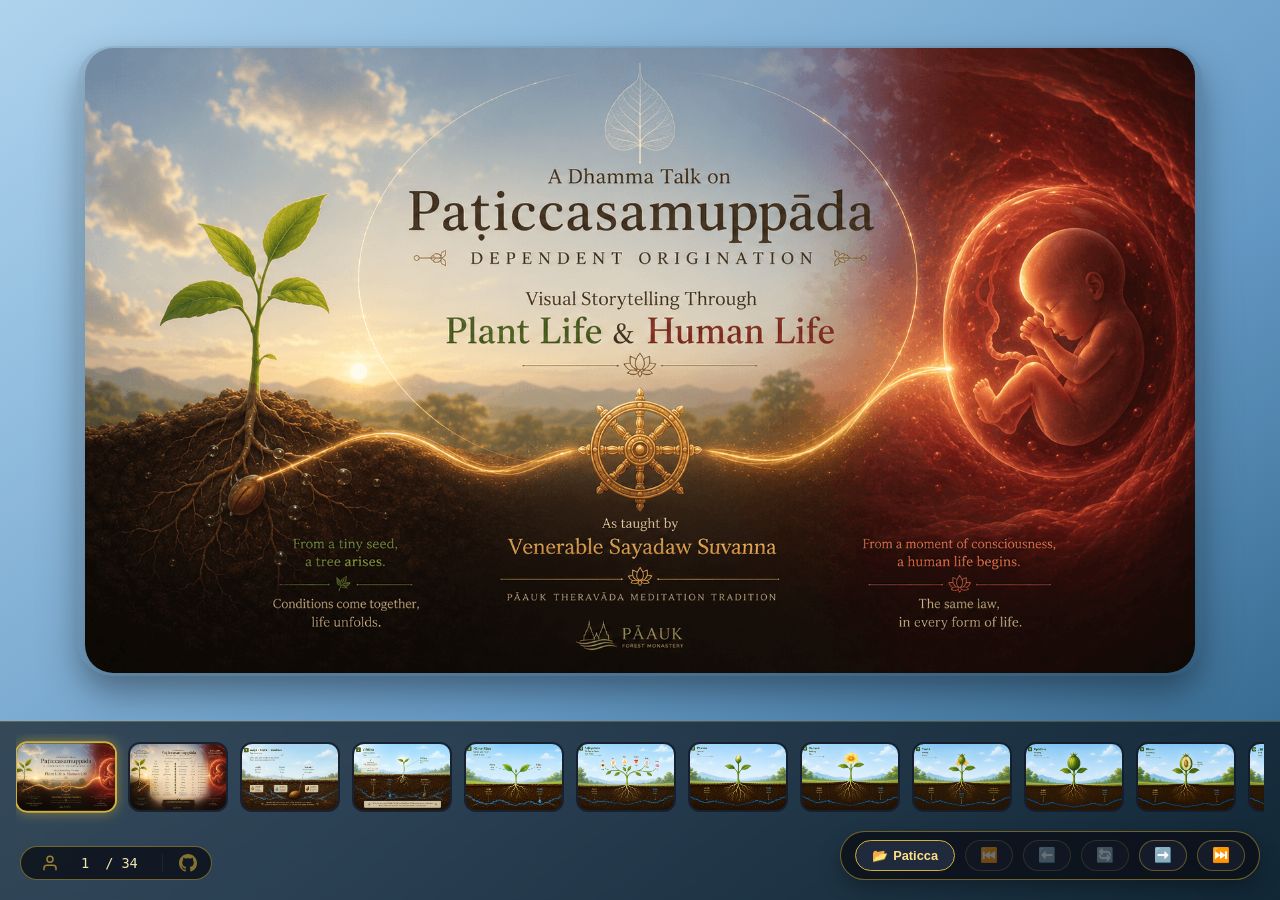
<file: dhamma/index.html>
<!DOCTYPE html>
<html lang="en">
<head>
  <meta charset="UTF-8" />
  <meta name="viewport" content="width=device-width, initial-scale=1.0" />
  <title>Ven. Sayadaw Suvanna — Paauk Tawya · A Teacher You Can Sit With</title>
  <meta name="description" content="Sayadaw Suvanna teaches the Theravāda path with a smile — Samatha, Vipassanā, and the Abhidhamma — offered freely, with patience and loving-kindness, to anyone willing to begin." />
  <link rel="preconnect" href="https://fonts.googleapis.com" />
  <link rel="preconnect" href="https://fonts.gstatic.com" crossorigin />
  <link href="https://fonts.googleapis.com/css2?family=Cormorant+Garamond:ital,wght@0,300;0,400;0,500;0,600;0,700;1,300;1,400;1,600&family=Noto+Sans:ital,wght@0,300;0,400;0,600;1,300&display=swap" rel="stylesheet" />
  <link rel="stylesheet" href="style.css" />
  <link rel="icon" type="image/svg+xml" href="data:image/svg+xml,%3Csvg xmlns='http://www.w3.org/2000/svg' viewBox='0 0 100 100'%3E%3Cdefs%3E%3CradialGradient id='sunGold' cx='40%25' cy='35%25' r='60%25'%3E%3Cstop offset='0%25' stop-color='%23FFFBE8'/%3E%3Cstop offset='55%25' stop-color='%23F0CC60'/%3E%3Cstop offset='100%25' stop-color='%23D4A832'/%3E%3C/radialGradient%3E%3Cfilter id='glow' x='-40%25' y='-40%25' width='180%25' height='180%25'%3E%3CfeGaussianBlur stdDeviation='3.5' result='blur'/%3E%3CfeMerge%3E%3CfeMergeNode in='blur'/%3E%3CfeMergeNode in='SourceGraphic'/%3E%3C/feMerge%3E%3C/filter%3E%3C/defs%3E%3Ccircle cx='50' cy='50' r='42' fill='url%28%23sunGold%29' filter='url%28%23glow%29'/%3E%3Ccircle cx='50' cy='50' r='42' fill='none' stroke='%23D4A832' stroke-width='0.8' opacity='0.5'/%3E%3C/svg%3E" />
</head>
<body>

  <div class="slideshow-container">
    <div class="featured-area" id="featuredArea"></div>
    <div class="carousel-section" id="carouselSection">
      <div class="carousel-container" id="carouselContainer">
        <div class="carousel-track" id="carouselTrack"></div>
      </div>
    </div>
  </div>

  <div class="nav-controls">
    <button id="topicBtn">📂 <span id="currentTopicDisplay">Topics</span></button>
    <button id="firstBtn">⏮️</button>
    <button id="prevBtn">⬅️</button>
    <button id="linkBtn">🔄</button>
    <button id="nextBtn">➡️</button>
    <button id="lastBtn">⏭️</button>
  </div>

  <div class="slide-counter" id="slideCounter">
    <a href="/" class="profile-link" title="Back to Profile">
    <svg height="18" width="18" viewBox="0 0 24 24" fill="none" stroke="currentColor" stroke-width="2" stroke-linecap="round" stroke-linejoin="round">
        <path d="M20 21v-2a4 4 0 0 0-4-4H8a4 4 0 0 0-4 4v2"/>
        <circle cx="12" cy="7" r="4"/>
      </svg>
    </a>
    <span class="counter-display" id="counterDisplay">1</span>
    <span class="counter-sep">/</span>
    <span id="totalSlidesSpan">0</span>
    <a href="https://github.com/rex-9/vensuvanna" target="_blank" class="github-link">
      <svg height="18" width="18" viewBox="0 0 16 16" fill="currentColor">
        <path d="M8 0C3.58 0 0 3.58 0 8c0 3.54 2.29 6.53 5.47 7.59.4.07.55-.17.55-.38 0-.19-.01-.82-.01-1.49-2.01.37-2.53-.49-2.69-.94-.09-.23-.48-.94-.82-1.13-.28-.15-.68-.52-.01-.53.63-.01 1.08.58 1.23.82.72 1.21 1.87.87 2.33.66.07-.52.28-.87.51-1.07-1.78-.2-3.64-.89-3.64-3.95 0-.87.31-1.59.82-2.15-.08-.2-.36-1.02.08-2.12 0 0 .67-.21 2.2.82.64-.18 1.32-.27 2-.27.68 0 1.36.09 2 .27 1.53-1.04 2.2-.82 2.2-.82.44 1.1.16 1.92.08 2.12.51.56.82 1.27.82 2.15 0 3.07-1.87 3.75-3.65 3.95.29.25.54.73.54 1.48 0 1.07-.01 1.93-.01 2.2 0 .21.15.46.55.38A8.013 8.013 0 0016 8c0-4.42-3.58-8-8-8z"/>
      </svg>
    </a>
  </div>

  <div class="topic-overlay" id="topicOverlay">
    <div class="topic-modal">
      <h2>📖 Select Topic</h2>
      <div class="topic-list" id="topicList"></div>
      <button class="topic-close" id="topicCloseBtn">✕ Close</button>
    </div>
  </div>

  <script src="main.js"></script>
</body>
</html>
</file>
<file: style.css>
/* ═══════════════════════════════════════════════════════════════════════
   VEN. SUVANNA — TĀVATIṂSA HEAVEN DESIGN SYSTEM
   Theme: Sky above the clouds · Golden Buddha-light · Gold-on-sky-blue
   Structure mirrors MeritMoon's system, recoloured for the deva realm.
   ═══════════════════════════════════════════════════════════════════════ */

/* ── COLOR PALETTE ───────────────────────────────────────────────────────── */
:root {
  /* Core four — sky/gold/lotus replacing silver/emerald/ruby/gold */
  --sky: #D2ECFC;
  /* pale bright sky-blue */
  --azure: #5EA2EC;
  /* luminous heaven blue */
  --lotus: #ECA0B6;
  /* soft lotus bloom */
  --gold: #F5D061;
  /* warm Buddha-light radiant gold */

  /* Lighter / brighter tones */
  --sky-bright: #F4FAFF;
  --azure-bright: #84C2FC;
  --lotus-bright: #FDC7D6;
  --gold-bright: #FFE885;

  /* Dimmer / shadow tones */
  --sky-dim: #A8CCE8;
  --azure-dim: #2A5898;
  --lotus-dim: #A84865;
  --gold-dim: #B88E28;

  /* Gradients — sky-to-azure base, lotus-to-gold as glow overlay */
  --grad-base: linear-gradient(90deg, #FFFFFF 0%, #D8ECFC 60%, var(--gold-bright) 100%);
  --grad-base-135: linear-gradient(135deg, #FFFFFF 0%, var(--sky) 50%, var(--azure-bright) 100%);
  --grad-base-diag: linear-gradient(135deg, #FFFFFF 0%, #FFE58F 35%, #F0BA36 75%, #D49216 100%);
  --grad-glow: linear-gradient(90deg, var(--lotus-bright) 0%, var(--gold-bright) 100%);
  --grad-glow-135: linear-gradient(135deg, #FFF7D4 0%, #F5CE58 50%, #D49D24 100%);

  /* Background — heaven sky, deep at top, lighter near horizon-glow */
  --bg-deep: #0A1530;
  /* high sky, near-night blue */
  --bg-mid: #0F1F45;
  /* mid heaven dark */
  --bg-surface: #142A5A;
  /* card backgrounds */
  --bg-card: rgba(15, 26, 56, 0.88);
  --bg-card-lit: rgba(20, 36, 74, 0.94);

  /* Heaven atmosphere overlays */
  --sky-shadow: rgba(8, 16, 38, 0.7);
  --light-tint: rgba(240, 220, 160, 0.08);
  --sunbeam: rgba(240, 220, 160, 0.16);

  /* Glows */
  --glow-sky: 0 0 24px rgba(191, 224, 245, 0.45), 0 0 60px rgba(191, 224, 245, 0.18);
  --glow-azure: 0 0 24px rgba(94, 162, 236, 0.5), 0 0 60px rgba(94, 162, 236, 0.2);
  --glow-lotus: 0 0 24px rgba(236, 160, 182, 0.55), 0 0 60px rgba(236, 160, 182, 0.2);
  --glow-gold: 0 0 24px rgba(245, 208, 97, 0.65), 0 0 60px rgba(245, 208, 97, 0.25);
  --glow-heaven: 0 0 80px rgba(94, 162, 236, 0.25), 0 0 200px rgba(210, 236, 252, 0.1);

  /* Text — High Contrast for Dark Backgrounds */
  --text-light: #FFFFFF;
  --text-mid: #DCE8F8;
  --text-dim: #ADC6E5;

  /* Borders */
  --border-cloud: rgba(220, 235, 250, 0.1);
  --border-glow: rgba(220, 235, 250, 0.22);
  --border-azure: rgba(62, 124, 194, 0.3);
  --border-gold: rgba(212, 168, 50, 0.3);

  /* Typography */
  --font-display: 'Cormorant Garamond', serif;
  --font-serif: 'Cormorant Garamond', Georgia, serif;
  --font-body: 'Noto Sans', Georgia, serif;

  /* Layout */
  --container: 1180px;
  --pad-section: 120px;
  --pad-x: 48px;

  /* Motion */
  --ease-heaven: cubic-bezier(0.22, 1, 0.36, 1);
  --ease-bounce: cubic-bezier(0.34, 1.56, 0.64, 1);
}

/* ── RESET ─────────────────────────────────────────────────────────────── */
*,
*::before,
*::after {
  box-sizing: border-box;
  margin: 0;
  padding: 0;
}

html {
  scroll-behavior: smooth;
  overflow-x: hidden;
}

body {
  background: var(--bg-deep);
  color: var(--text-light);
  font-family: var(--font-body);
  font-size: 1.05rem;
  line-height: 1.75;
  overflow-x: hidden;
  cursor: none;
}

a {
  color: inherit;
  text-decoration: none;
}

ul {
  list-style: none;
}

button {
  font-family: inherit;
  border: none;
  background: none;
  cursor: none;
}

em {
  font-style: italic;
  color: var(--sky-bright);
}

strong {
  font-weight: 600;
  color: var(--text-light);
}

/* ── CANVAS ────────────────────────────────────────────────────────────── */
#heaven-canvas {
  position: fixed;
  top: 0;
  left: 0;
  width: 100%;
  height: 100%;
  pointer-events: none;
  z-index: 0;
}

/* ── LIGHT WASH ──────────────────────────────────────────────────────────── */
.light-wash {
  position: fixed;
  top: -20%;
  left: 50%;
  transform: translateX(-50%);
  width: 900px;
  height: 900px;
  border-radius: 50%;
  background: radial-gradient(ellipse at center,
      rgba(240, 210, 130, 0.08) 0%,
      rgba(62, 124, 194, 0.05) 35%,
      rgba(191, 224, 245, 0.02) 60%,
      transparent 75%);
  pointer-events: none;
  z-index: 1;
  animation: wash-breathe 9s ease-in-out infinite;
}

@keyframes wash-breathe {

  0%,
  100% {
    opacity: 0.6;
    transform: translateX(-50%) scale(1);
  }

  50% {
    opacity: 1;
    transform: translateX(-50%) scale(1.08);
  }
}

/* ── LIGHT MOTES (fireflies analogue) ───────────────────────────────────── */
.motes {
  position: fixed;
  inset: 0;
  pointer-events: none;
  z-index: 2;
}

.mote {
  position: absolute;
  width: 3px;
  height: 3px;
  border-radius: 50%;
  background: var(--gold-bright);
  box-shadow: 0 0 6px 2px var(--gold-bright);
  animation: mote-float var(--mt-dur, 8s) ease-in-out var(--mt-delay, 0s) infinite;
  opacity: 0;
}

@keyframes mote-float {
  0% {
    opacity: 0;
    transform: translate(0, 0);
  }

  20% {
    opacity: 0.8;
  }

  50% {
    opacity: 0.4;
    transform: translate(var(--mt-dx, 30px), var(--mt-dy, -40px));
  }

  80% {
    opacity: 0.7;
  }

  100% {
    opacity: 0;
    transform: translate(var(--mt-dx2, -20px), var(--mt-dy2, -80px));
  }
}

/* ── LOTUS PETALS (drifting) ─────────────────────────────────────────────── */
.petals {
  position: fixed;
  inset: 0;
  pointer-events: none;
  z-index: 2;
}

.petal-fall {
  position: absolute;
  font-size: var(--pf-sz, 1rem);
  opacity: 0;
  animation: petal-drift var(--pf-dur, 20s) var(--pf-delay, 0s) linear infinite;
}

@keyframes petal-drift {
  0% {
    transform: translateY(-40px) translateX(0) rotate(0deg);
    opacity: 0;
  }

  6% {
    opacity: 0.5;
  }

  90% {
    opacity: 0.25;
  }

  100% {
    transform: translateY(105vh) translateX(var(--pf-drift, 30px)) rotate(var(--pf-spin, 180deg));
    opacity: 0;
  }
}

/* ── CUSTOM CURSOR — symmetrical radiant full sun ────────────────────────── */
#cursor {
  position: fixed;
  top: 0;
  left: 0;
  width: 22px;
  height: 22px;
  pointer-events: none;
  z-index: 99999;
  transform: translate(-50%, -50%);
  border-radius: 50%;
  background: radial-gradient(circle at 50% 50%,
      #FFFFFF 0%, #FFF5A8 30%, #FFD23F 65%, #F59E0B 90%, #E08700 100%) !important;
  box-shadow:
    0 0 10px #FFFFFF,
    0 0 22px #FFD23F,
    0 0 40px rgba(245, 158, 11, 0.75) !important;
  transition: transform 0.12s var(--ease-heaven), box-shadow 0.2s var(--ease-heaven);
  user-select: none;
}

#cursor::after {
  content: '';
  position: absolute;
  top: 50%;
  left: 50%;
  width: 175%;
  height: 175%;
  transform: translate(-50%, -50%);
  border-radius: 50%;
  border: 1.5px solid rgba(255, 215, 60, 0.75);
  box-shadow: 0 0 14px rgba(255, 200, 40, 0.55);
  pointer-events: none;
  animation: cursor-halo 3s ease-in-out infinite;
}

@keyframes cursor-halo {
  0%, 100% {
    opacity: 0.8;
    transform: translate(-50%, -50%) scale(1);
  }
  50% {
    opacity: 0.3;
    transform: translate(-50%, -50%) scale(1.18);
  }
}

@media (prefers-reduced-motion: reduce) {
  #cursor::after {
    animation: none;
    opacity: 0.4;
  }
}

#cursor.hover {
  transform: translate(-50%, -50%) scale(1.4);
  box-shadow:
    0 0 18px #FFFFFF,
    0 0 35px #FFD23F,
    0 0 60px rgba(245, 158, 11, 0.9) !important;
}

/* ── LAYOUT ─────────────────────────────────────────────────────────────── */
.container {
  max-width: var(--container);
  margin: 0 auto;
  padding: 0 var(--pad-x);
  position: relative;
  z-index: 3;
}

/* ── TYPOGRAPHY SYSTEM ──────────────────────────────────────────────────── */
.eyebrow {
  font-family: var(--font-display);
  font-size: 0.72rem;
  letter-spacing: 0.3em;
  text-transform: uppercase;
  color: var(--azure-bright);
  display: inline-flex;
  align-items: center;
  gap: 10px;
  margin-bottom: 20px;
}

.eyebrow::before {
  content: '';
  display: block;
  width: 28px;
  height: 1px;
  background: var(--grad-base);
}

.section-title {
  font-family: var(--font-serif);
  font-size: clamp(2.2rem, 4.5vw, 3.4rem);
  font-weight: 600;
  line-height: 1.15;
  color: var(--text-light);
  margin-bottom: 24px;
  font-style: normal;
}

.section-body {
  font-size: 1.05rem;
  color: var(--text-mid);
  max-width: 560px;
  line-height: 1.85;
  margin-bottom: 56px;
}

.grad-text {
  background: linear-gradient(135deg, #FFFFFF 0%, #FFE58F 35%, #F0BA36 75%, #D49216 100%);
  -webkit-background-clip: text;
  -webkit-text-fill-color: transparent;
  background-clip: text;
  filter: drop-shadow(0 0 20px rgba(240, 186, 54, 0.45));
}

/* ── SUN MASCOT COMPONENT (signature radiant full sun) ──────────────────── */
.sun-mascot {
  position: relative;
  border-radius: 50%;
  background: radial-gradient(circle at 50% 50%,
      #FFFFFF 0%,
      #FFF8D0 22%,
      #FFD23F 55%,
      #F59E0B 82%,
      #E08700 100%) !important;
  flex-shrink: 0;
  overflow: visible;
  box-shadow: 
    0 0 14px rgba(255, 235, 120, 0.95),
    0 0 28px rgba(255, 200, 40, 0.75),
    0 0 50px rgba(245, 158, 11, 0.45) !important;
}

/* 8 Radiant Solar Rays */
.sun-mascot::before {
  content: '';
  position: absolute;
  inset: -42%;
  background: url("data:image/svg+xml,%3Csvg xmlns='http://www.w3.org/2000/svg' viewBox='0 0 100 100'%3E%3Cg stroke='%23FFD23F' stroke-width='3.2' stroke-linecap='round' opacity='0.95'%3E%3Cline x1='50' y1='4' x2='50' y2='17'/%3E%3Cline x1='50' y1='83' x2='50' y2='96'/%3E%3Cline x1='4' y1='50' x2='17' y2='50'/%3E%3Cline x1='83' y1='50' x2='96' y2='50'/%3E%3Cline x1='17' y1='17' x2='26' y2='26'/%3E%3Cline x1='74' y1='74' x2='83' y2='83'/%3E%3Cline x1='83' y1='17' x2='74' y2='26'/%3E%3Cline x1='26' y1='74' x2='17' y2='83'/%3E%3C/g%3E%3C/svg%3E") center/contain no-repeat;
  pointer-events: none;
  animation: sun-rays-rotate 24s linear infinite;
}

@keyframes sun-rays-rotate {
  from { transform: rotate(0deg); }
  to { transform: rotate(360deg); }
}

.sun-mascot::after {
  content: '';
  position: absolute;
  top: 50%;
  left: 50%;
  width: 44%;
  height: 44%;
  transform: translate(-50%, -50%);
  border-radius: 50%;
  background: radial-gradient(circle, #FFFFFF 0%, rgba(255, 255, 255, 0.9) 35%, transparent 75%);
  pointer-events: none;
}

.sun-mascot--nav {
  width: 38px;
  height: 38px;
  box-shadow: 0 0 16px rgba(255, 215, 60, 0.9), 0 0 38px rgba(245, 158, 11, 0.5) !important;
}

.sun-mascot--card {
  width: 48px;
  height: 48px;
  box-shadow: 0 0 20px rgba(255, 215, 60, 0.95), 0 0 45px rgba(245, 158, 11, 0.55) !important;
}

.sun-mascot--step {
  width: 44px;
  height: 44px;
  box-shadow: 0 0 18px rgba(255, 215, 60, 0.9), 0 0 40px rgba(245, 158, 11, 0.5) !important;
}

.sun-mascot--ccard {
  width: 40px;
  height: 40px;
  box-shadow: 0 0 16px rgba(255, 215, 60, 0.9), 0 0 35px rgba(245, 158, 11, 0.5) !important;
}

.sun-mascot--orb {
  width: 56px;
  height: 56px;
  box-shadow: 0 0 25px rgba(255, 215, 60, 0.95), 0 0 55px rgba(245, 158, 11, 0.6) !important;
}

.sun-mascot--footer {
  width: 36px;
  height: 36px;
  box-shadow: 0 0 16px rgba(255, 215, 60, 0.9), 0 0 35px rgba(245, 158, 11, 0.5) !important;
}

/* Vector SVG full sun */
.sun-mascot--svg {
  background: none !important;
  box-shadow: none !important;
}

.sun-mascot--svg::before,
.sun-mascot--svg::after {
  display: none !important;
}

.sun-svg {
  width: 100%;
  height: 100%;
  display: block;
  overflow: visible;
  filter: drop-shadow(0 0 8px rgba(255, 215, 60, 0.9));
}

.sun-svg-rays {
  transform-origin: 50px 50px;
  animation: sun-rays-rotate 24s linear infinite;
}

/* Eliminate cartoon face and dark spots */
.sm-face {
  display: none !important;
}

.sm-eye,
.sm-smile,
.sm-blush {
  display: none !important;
}

.sm-halo {
  position: absolute;
  top: 50%;
  left: 50%;
  width: 140%;
  height: 140%;
  transform: translate(-50%, -50%);
  border-radius: 50%;
  border: 1.5px solid rgba(255, 215, 60, 0.65);
  box-shadow: 0 0 16px rgba(255, 200, 40, 0.45);
  animation: halo-pulse 4s ease-in-out infinite;
  pointer-events: none;
}

@keyframes halo-pulse {
  0%,
  100% {
    transform: translate(-50%, -50%) scale(1);
    opacity: 0.7;
  }
  50% {
    transform: translate(-50%, -50%) scale(1.15);
    opacity: 0.25;
  }
}
  }

  50% {
    transform: translate(-50%, -50%) scale(1.14);
    opacity: 0.15;
  }
}

.mm-shine {
  position: absolute;
  color: var(--gold-bright);
  font-size: 1rem;
  animation: shine-drift 3s ease-in-out infinite;
  filter: drop-shadow(0 0 4px var(--gold));
  pointer-events: none;
}

.ms1 {
  top: 6%;
  left: 10%;
  animation-delay: 0s;
}

.ms2 {
  top: 14%;
  right: 8%;
  animation-delay: 0.7s;
}

.ms3 {
  bottom: 10%;
  left: 6%;
  animation-delay: 1.3s;
}

.ms4 {
  bottom: 8%;
  right: 10%;
  animation-delay: 0.4s;
}

@keyframes shine-drift {

  0%,
  100% {
    transform: translateY(0) scale(1);
    opacity: 0.7;
  }

  50% {
    transform: translateY(-8px) scale(1.3);
    opacity: 1;
  }
}

/* ── BUTTONS ─────────────────────────────────────────────────────────────── */
.btn {
  display: inline-flex;
  align-items: center;
  justify-content: center;
  gap: 8px;
  padding: 14px 36px;
  border-radius: 50px;
  font-family: var(--font-display);
  font-size: 0.82rem;
  letter-spacing: 0.14em;
  text-transform: uppercase;
  font-weight: 600;
  transition: all 0.3s var(--ease-heaven);
  cursor: none;
  position: relative;
  overflow: hidden;
}

.btn--sky {
  background: linear-gradient(135deg, #FFF7D4 0%, #F5CE58 45%, #D49D24 100%);
  color: #0A1530;
  font-weight: 700;
  box-shadow: 0 0 24px rgba(245, 206, 88, 0.6), 0 0 50px rgba(212, 168, 50, 0.3);
}

.btn--sky:hover {
  transform: translateY(-3px) scale(1.03);
  box-shadow: 0 0 30px rgba(255, 240, 180, 0.8), 0 0 60px rgba(245, 206, 88, 0.5);
  background: linear-gradient(135deg, #FFFFFF 0%, #FFE285 45%, #E5AA28 100%);
}

.btn--sky::after {
  content: '';
  position: absolute;
  inset: 0;
  background: radial-gradient(circle, rgba(255, 255, 255, 0.4) 0%, transparent 70%);
  opacity: 0;
  border-radius: 50px;
  transition: opacity 0.4s;
}

.btn--sky:hover::after {
  opacity: 1;
}

.btn__lotus {
  font-size: 1rem;
  position: relative;
  z-index: 1;
}

.btn span:first-child {
  position: relative;
  z-index: 1;
}

.btn--ghost {
  background: rgba(255, 255, 255, 0.08);
  color: #FFFFFF;
  border: 1.5px solid rgba(255, 255, 255, 0.45);
  font-weight: 600;
}

.btn--ghost:hover {
  border-color: #FFFFFF;
  background: rgba(255, 255, 255, 0.18);
  color: #FFFFFF;
  transform: translateY(-3px);
  box-shadow: 0 0 20px rgba(255, 255, 255, 0.25);
}

.btn--full {
  width: 100%;
}

/* ── NAVIGATION ─────────────────────────────────────────────────────────── */
.nav {
  position: fixed;
  top: 0;
  left: 0;
  right: 0;
  z-index: 1000;
  padding: 22px 0;
  transition: all 0.4s var(--ease-heaven);
}

.nav.scrolled {
  background: rgba(8, 16, 38, 0.94);
  backdrop-filter: blur(24px);
  border-bottom: 1px solid var(--border-cloud);
  padding: 14px 0;
  box-shadow: 0 4px 40px rgba(0, 0, 0, 0.4);
}

.nav__inner {
  max-width: var(--container);
  margin: 0 auto;
  padding: 0 var(--pad-x);
  display: flex;
  align-items: center;
  justify-content: space-between;
  gap: 24px;
}

.nav__logo {
  display: flex;
  align-items: center;
  gap: 12px;
}

.nav__wordmark {
  display: flex;
  flex-direction: column;
}

.nav__name {
  font-family: var(--font-display);
  font-size: 1.25rem;
  font-weight: 700;
  color: #FFFFFF;
  letter-spacing: 0.05em;
  line-height: 1.1;
  text-shadow: 0 0 12px rgba(255, 255, 255, 0.25);
}

.nav__tagline-tiny {
  font-family: var(--font-display);
  font-size: 0.64rem;
  letter-spacing: 0.16em;
  text-transform: uppercase;
  color: #F0CC60;
  font-weight: 600;
}

.nav__links {
  display: flex;
  align-items: center;
  gap: 28px;
  list-style: none;
}

.nav__links a {
  font-family: var(--font-display);
  font-size: 0.78rem;
  font-weight: 600;
  letter-spacing: 0.14em;
  text-transform: uppercase;
  color: #D8E6F8;
  transition: color 0.3s;
}

.nav__links a:hover {
  color: #FFFFFF;
  text-shadow: 0 0 10px rgba(255, 255, 255, 0.4);
}

.nav__pill {
  padding: 9px 22px;
  border-radius: 50px;
  background: linear-gradient(135deg, #FFF7D4 0%, #F5CE58 50%, #D49D24 100%) !important;
  color: #0A1530 !important;
  -webkit-text-fill-color: #0A1530 !important;
  font-weight: 700 !important;
  box-shadow: 0 0 20px rgba(245, 206, 88, 0.5) !important;
  transition: all 0.3s var(--ease-heaven) !important;
}

.nav__pill:hover {
  transform: translateY(-2px) scale(1.04) !important;
  box-shadow: 0 0 28px rgba(255, 240, 180, 0.8), 0 0 50px rgba(245, 206, 88, 0.5) !important;
}

.hamburger {
  display: none;
  flex-direction: column;
  gap: 5px;
  width: 30px;
}

.hamburger span {
  display: block;
  height: 1.5px;
  background: var(--sky);
  border-radius: 2px;
  transition: all 0.3s;
}

.hamburger.open span:nth-child(1) {
  transform: translateY(6.5px) rotate(45deg);
}

.hamburger.open span:nth-child(2) {
  opacity: 0;
}

.hamburger.open span:nth-child(3) {
  transform: translateY(-6.5px) rotate(-45deg);
}

/* ── HERO ──────────────────────────────────────────────────────────────── */
.hero {
  position: relative;
  min-height: 100vh;
  min-height: 100dvh;
  display: flex;
  flex-direction: column;
  align-items: stretch;
  justify-content: center;
  padding: 108px var(--pad-x) 72px;
  overflow: hidden;
  z-index: 2;
}

.hero__stage {
  position: relative;
  z-index: 4;
  width: 100%;
  max-width: var(--container);
  margin: 0 auto;
  display: grid;
  grid-template-columns: 1fr;
  gap: 40px;
  align-items: center;
}

.sky-layer {
  position: absolute;
  bottom: 0;
  left: 0;
  right: 0;
  pointer-events: none;
}

.sky-bg {
  height: 55%;
  background:
    radial-gradient(ellipse 60px 30px at 8% 88%, rgba(255, 255, 255, 0.10) 100%, transparent 100%),
    radial-gradient(ellipse 100px 36px at 20% 92%, rgba(255, 255, 255, 0.08) 100%, transparent 100%),
    radial-gradient(ellipse 80px 28px at 38% 86%, rgba(255, 255, 255, 0.07) 100%, transparent 100%),
    radial-gradient(ellipse 130px 42px at 58% 90%, rgba(255, 255, 255, 0.09) 100%, transparent 100%),
    radial-gradient(ellipse 90px 32px at 76% 88%, rgba(255, 255, 255, 0.07) 100%, transparent 100%),
    radial-gradient(ellipse 110px 36px at 92% 92%, rgba(255, 255, 255, 0.08) 100%, transparent 100%);
  opacity: 0.5;
}

.sky-mid {
  height: 45%;
  background:
    radial-gradient(ellipse 140px 46px at 4% 92%, rgba(220, 238, 252, 0.10) 100%, transparent 100%),
    radial-gradient(ellipse 180px 56px at 24% 88%, rgba(220, 238, 252, 0.12) 100%, transparent 100%),
    radial-gradient(ellipse 150px 48px at 48% 94%, rgba(220, 238, 252, 0.10) 100%, transparent 100%),
    radial-gradient(ellipse 200px 60px at 70% 90%, rgba(220, 238, 252, 0.12) 100%, transparent 100%),
    radial-gradient(ellipse 160px 50px at 92% 92%, rgba(220, 238, 252, 0.10) 100%, transparent 100%);
  opacity: 0.65;
}

.sky-fg {
  height: 32%;
  background:
    radial-gradient(ellipse 220px 70px at -2% 100%, rgba(191, 224, 245, 0.10) 100%, transparent 100%),
    radial-gradient(ellipse 280px 84px at 22% 100%, rgba(191, 224, 245, 0.12) 100%, transparent 100%),
    radial-gradient(ellipse 240px 76px at 50% 100%, rgba(191, 224, 245, 0.10) 100%, transparent 100%),
    radial-gradient(ellipse 300px 90px at 78% 100%, rgba(191, 224, 245, 0.12) 100%, transparent 100%),
    radial-gradient(ellipse 220px 70px at 102% 100%, rgba(191, 224, 245, 0.10) 100%, transparent 100%);
}

/* Sunbeam shafts */
.sunbeam-container {
  position: absolute;
  inset: 0;
  pointer-events: none;
  overflow: hidden;
}

.sunbeam {
  position: absolute;
  top: 0;
  width: 220px;
  pointer-events: none;

  background:
    linear-gradient(to right,
      transparent 0%,
      rgba(255, 245, 220, .04) 20%,
      rgba(255, 245, 220, .10) 50%,
      rgba(255, 245, 220, .04) 80%,
      transparent 100%),
    linear-gradient(to bottom,
      rgba(255, 245, 220, .12) 0%,
      rgba(255, 245, 220, .06) 35%,
      transparent 100%);

  filter: blur(32px);
  opacity: .75;
  mix-blend-mode: screen;
}

.sb1 {
  left: 30%;
  height: 65%;
  transform: rotate(-4deg);
  animation: beam-sway 12s ease-in-out infinite;
}

.sb2 {
  left: 46%;
  height: 75%;
  width: 120px;
  transform: rotate(1deg);
  opacity: 0.7;
  animation: beam-sway 15s ease-in-out infinite 2s;
}

.sb3 {
  left: 62%;
  height: 55%;
  transform: rotate(5deg);
  opacity: 0.5;
  animation: beam-sway 10s ease-in-out infinite 4s;
}

@keyframes beam-sway {

  0%,
  100% {
    opacity: 0.6;
    transform: rotate(var(--base-rot, 0deg)) scaleX(1);
  }

  50% {
    opacity: 1;
    transform: rotate(var(--base-rot, 0deg)) scaleX(1.2);
  }
}

.cloud-mist {
  position: absolute;
  bottom: 0;
  left: 0;
  right: 0;
  height: 200px;
  background: linear-gradient(to top, rgba(191, 224, 245, 0.08) 0%, rgba(62, 124, 194, 0.04) 40%, transparent 100%);
  filter: blur(12px);
  pointer-events: none;
}

/* Hero portrait — replaces hero-moon */
.hero__visual {
  display: flex;
  justify-content: center;
  align-items: center;
  position: relative;
  min-height: 280px;
}

.hero-portrait-wrap {
  position: relative;
  --portrait-shift: 0px;
  transform: translateY(var(--portrait-shift));
  pointer-events: none;
  display: flex;
  flex-direction: column;
  align-items: center;
}

.hero-portrait {
  position: relative;
  width: clamp(240px, 30vw, 320px);
  height: clamp(240px, 30vw, 320px);
  border-radius: 50%;
  display: flex;
  align-items: center;
  justify-content: center;
  animation: portrait-rise 1.2s var(--ease-heaven) forwards, portrait-float 8s ease-in-out 1.2s infinite;
  opacity: 0;
}

@keyframes portrait-rise {
  from {
    opacity: 0;
    transform: translateY(40px);
  }

  to {
    opacity: 1;
    transform: translateY(0);
  }
}

@keyframes portrait-float {

  0%,
  100% {
    transform: translateY(0);
  }

  50% {
    transform: translateY(-14px);
  }
}

.hero-portrait__img {
  width: 92%;
  height: 92%;
  border-radius: 50%;
  object-fit: cover;
  border: 4px solid rgba(255, 255, 255, 0.6);
  box-shadow:
    0 0 0 1.5px rgba(212, 168, 50, 0.4),
    0 0 60px rgba(212, 168, 50, 0.25),
    0 20px 60px rgba(0, 0, 0, 0.3);
  position: relative;
  z-index: 2;
}

.hero-portrait__glow {
  position: absolute;
  inset: -14%;
  border-radius: 50%;
  z-index: 1;
  background: radial-gradient(circle, rgba(255, 220, 90, 0.32) 0%, rgba(255, 180, 40, 0.1) 50%, transparent 72%);
  animation: portrait-glow-pulse 7s ease-in-out infinite alternate;
}

@keyframes portrait-glow-pulse {
  0% {
    transform: scale(1);
    opacity: 0.7;
  }

  100% {
    transform: scale(1.08);
    opacity: 1;
  }
}

.hero-portrait__halo {
  position: absolute;
  top: 50%;
  left: 50%;
  border-radius: 50%;
  border: 1px solid rgba(212, 168, 50, 0.18);
  transform: translate(-50%, -50%);
  pointer-events: none;
}

.halo-r1 {
  width: 110%;
  height: 110%;
  animation: ring-breathe 5s ease-in-out infinite;
}

.halo-r2 {
  width: 128%;
  height: 128%;
  animation: ring-breathe 5s ease-in-out infinite 0.9s;
  border-color: rgba(62, 124, 194, 0.12);
}

.halo-r3 {
  width: 148%;
  height: 148%;
  animation: ring-breathe 5s ease-in-out infinite 1.8s;
  border-color: rgba(191, 224, 245, 0.08);
}

@keyframes ring-breathe {

  0%,
  100% {
    opacity: 0.8;
    transform: translate(-50%, -50%) scale(1);
  }

  50% {
    opacity: 0.2;
    transform: translate(-50%, -50%) scale(1.06);
  }
}

.portrait-pool-reflection {
  position: absolute;
  top: 100%;
  left: 50%;
  transform: translateX(-50%);
  width: 260px;
  height: 180px;
  background: radial-gradient(ellipse at top, rgba(240, 210, 130, 0.12) 0%, rgba(62, 124, 194, 0.05) 40%, transparent 70%);
  filter: blur(18px);
  pointer-events: none;
}

/* Hero content */
.hero__content {
  position: relative;
  z-index: 1;
  text-align: center;
  max-width: 36rem;
  margin: 0 auto;
}

.hero__kicker {
  font-family: var(--font-display);
  font-weight: 600;
  font-size: 0.82rem;
  letter-spacing: 0.22em;
  text-transform: uppercase;
  color: var(--gold-bright);
  margin-bottom: 24px;
  opacity: 0;
  text-shadow: 0 0 15px rgba(240, 204, 96, 0.4);
}

.hero__headline {
  font-family: var(--font-serif);
  font-size: clamp(2.2rem, 5.2vw, 3.8rem);
  font-weight: 600;
  line-height: 1.1;
  margin-bottom: 22px;
  display: flex;
  flex-direction: column;
  gap: 0.05em;
}

.hero__hl-line {
  display: block;
  opacity: 0;
  transform: translateY(28px);
  transition: opacity 0.8s var(--ease-heaven), transform 0.8s var(--ease-heaven);
  color: #FFFFFF;
  text-shadow: 0 2px 10px rgba(0, 0, 0, 0.5);
}

.hero__hl-line.vis {
  opacity: 1;
  transform: translateY(0);
}

.hero__hl-grad {
  background: linear-gradient(135deg, #FFFFFF 0%, #FFE58F 35%, #F0BA36 75%, #D49216 100%);
  -webkit-background-clip: text;
  -webkit-text-fill-color: transparent;
  background-clip: text;
  filter: drop-shadow(0 0 24px rgba(240, 186, 54, 0.5));
}

@media (min-width: 900px) {
  .hero__stage {
    grid-template-columns: minmax(0, 1.1fr) minmax(280px, 0.9fr);
    gap: 24px 56px;
  }

  .hero__content {
    text-align: left;
    margin: 0;
    max-width: none;
  }

  .hero__cta-row,
  .hero__proof {
    justify-content: flex-start;
  }

  .hero__visual {
    justify-content: flex-end;
    min-height: 360px;
  }

  .sb1 {
    left: 52%;
  }

  .sb2 {
    left: 68%;
    width: 100px;
  }

  .sb3 {
    left: 82%;
  }
}

.hero__body {
  font-size: 1.14rem;
  color: #E2EEFC;
  line-height: 1.95;
  margin-bottom: 44px;
  opacity: 0;
  transform: translateY(20px);
  transition: opacity 0.8s var(--ease-heaven), transform 0.8s var(--ease-heaven);
  text-shadow: 0 1px 6px rgba(0, 0, 0, 0.4);
}

.hero__body.vis {
  opacity: 1;
  transform: translateY(0);
}

.hero__cta-row {
  display: flex;
  align-items: center;
  justify-content: center;
  gap: 20px;
  margin-bottom: 36px;
  flex-wrap: wrap;
  opacity: 0;
  transform: translateY(20px);
  transition: opacity 0.8s var(--ease-heaven), transform 0.8s var(--ease-heaven);
}

.hero__cta-row.vis {
  opacity: 1;
  transform: translateY(0);
}

.hero__proof {
  display: flex;
  align-items: center;
  justify-content: center;
  gap: 20px;
  flex-wrap: wrap;
  opacity: 0;
  transform: translateY(16px);
  transition: opacity 0.8s var(--ease-heaven), transform 0.8s var(--ease-heaven);
}

.hero__proof.vis {
  opacity: 1;
  transform: translateY(0);
}

.proof-pill {
  display: flex;
  align-items: center;
  gap: 8px;
  padding: 9px 20px;
  background: rgba(255, 255, 255, 0.08);
  border: 1px solid rgba(255, 255, 255, 0.22);
  border-radius: 40px;
  font-family: var(--font-display);
  font-size: 0.74rem;
  font-weight: 600;
  letter-spacing: 0.1em;
  text-transform: uppercase;
  color: #FFFFFF;
  box-shadow: 0 4px 15px rgba(0, 0, 0, 0.2);
}

.proof-dot {
  width: 7px;
  height: 7px;
  border-radius: 50%;
  background: var(--gold-bright);
  box-shadow: 0 0 8px var(--gold-bright);
  animation: dot-pulse 2s ease-in-out infinite;
}

.proof-dot--gold {
  background: var(--gold-bright);
  box-shadow: 0 0 8px var(--gold);
}

@keyframes dot-pulse {

  0%,
  100% {
    transform: scale(1);
  }

  50% {
    transform: scale(1.4);
  }
}

.hero__scroll {
  position: absolute;
  bottom: 36px;
  left: 50%;
  transform: translateX(-50%);
  display: flex;
  flex-direction: column;
  align-items: center;
  gap: 8px;
  color: var(--text-dim);
  font-family: var(--font-display);
  font-size: 0.6rem;
  letter-spacing: 0.25em;
  text-transform: uppercase;
  animation: fade-up 1s var(--ease-heaven) 2s both;
}

.scroll-stem {
  width: 1px;
  height: 36px;
  background: linear-gradient(to bottom, transparent, var(--sky-dim));
  animation: stem-pulse 2.5s ease-in-out infinite;
}

@keyframes stem-pulse {

  0%,
  100% {
    transform: scaleY(1);
    opacity: 0.5;
  }

  50% {
    transform: scaleY(0.6);
    opacity: 1;
  }
}

/* ── TICKER ─────────────────────────────────────────────────────────────── */
.ticker-wrap {
  position: relative;
  z-index: 3;
  border-top: 1px solid var(--border-cloud);
  border-bottom: 1px solid var(--border-cloud);
  background: rgba(14, 26, 56, 0.9);
  padding: 14px 0;
  overflow: hidden;
}

.ticker-inner {
  display: flex;
  gap: 56px;
  white-space: nowrap;
  width: max-content;
  animation: ticker 36s linear infinite;
}

.ticker-inner span {
  font-family: var(--font-display);
  font-size: 0.7rem;
  letter-spacing: 0.14em;
  text-transform: uppercase;
  flex-shrink: 0;
}

.ticker-inner span:nth-child(odd) {
  color: #FFE885;
}

.ticker-inner span:nth-child(even) {
  color: #D2ECFC;
}

@keyframes ticker {
  from {
    transform: translateX(0);
  }

  to {
    transform: translateX(-50%);
  }
}

/* ── REVEAL ANIMATIONS ──────────────────────────────────────────────────── */
.reveal-fade,
.reveal-card,
.reveal-up {
  opacity: 0;
  transform: translateY(32px);
  transition: opacity 0.75s var(--ease-heaven), transform 0.75s var(--ease-heaven);
}

.reveal-fade.vis,
.reveal-card.vis,
.reveal-up.vis {
  opacity: 1;
  transform: translateY(0);
}

/* ── ABOUT / JOURNEY SECTION ─────────────────────────────────────────────── */
.promise {
  position: relative;
  z-index: 3;
  padding: var(--pad-section) 0;
}

.promise__cards {
  display: grid;
  grid-template-columns: 1fr 1.15fr 1fr;
  gap: 24px;
  margin-bottom: 56px;
}

.pcard {
  background: var(--bg-card);
  border: 1px solid var(--border-cloud);
  border-radius: 24px;
  padding: 40px 32px;
  position: relative;
  overflow: hidden;
  backdrop-filter: blur(14px);
  transition: all 0.4s var(--ease-heaven);
  display: flex;
  flex-direction: column;
}

.pcard:hover {
  transform: translateY(-6px);
  border-color: var(--border-glow);
}

.pcard::before {
  content: '';
  position: absolute;
  top: 0;
  left: 0;
  right: 0;
  height: 1px;
  background: var(--grad-base);
  opacity: 0;
  transition: opacity 0.4s;
}

.pcard:hover::before {
  opacity: 1;
}

.pcard--lit {
  background: linear-gradient(145deg, rgba(15, 26, 56, 0.96) 0%, rgba(20, 40, 76, 0.94) 100%);
  border-color: var(--border-azure);
  box-shadow: 0 0 50px rgba(62, 124, 194, 0.14);
}

.pcard__badge {
  display: inline-block;
  margin-bottom: 16px;
  padding: 4px 14px;
  border-radius: 20px;
  background: rgba(62, 124, 194, 0.16);
  border: 1px solid rgba(62, 124, 194, 0.32);
  color: var(--azure-bright);
  font-family: var(--font-display);
  font-size: 0.62rem;
  letter-spacing: 0.16em;
  text-transform: uppercase;
}

.pcard__top {
  display: flex;
  align-items: center;
  justify-content: space-between;
}

.pcard__icon {
  margin-bottom: 20px;
  height: 50px;
}

.lotus-icon {
  font-size: 2.2rem;
  filter: drop-shadow(0 0 8px rgba(212, 115, 138, 0.6));
}

.sun-icon-simple {
  width: 44px;
  height: 44px;
  border-radius: 50%;
  background: radial-gradient(circle at 50% 50%, #FFFFFF 0%, #FFF8D0 22%, #FFD23F 55%, #F59E0B 85%, #E08700 100%);
  box-shadow: 0 0 14px rgba(255, 215, 60, 0.9), 0 0 32px rgba(245, 158, 11, 0.45);
}

.pcard h3 {
  font-family: var(--font-serif);
  font-size: 1.2rem;
  font-weight: 600;
  color: var(--text-light);
  line-height: 1.35;
  margin-bottom: 14px;
}

.pcard p {
  font-size: 0.9rem;
  color: var(--text-mid);
  line-height: 1.8;
  flex: 1;
}

.pcard__bar {
  position: absolute;
  bottom: 0;
  left: 0;
  right: 0;
  height: 2px;
  background: var(--grad-glow);
  opacity: 0;
  transition: opacity 0.4s;
  box-shadow: var(--glow-gold);
}

.pcard:hover .pcard__bar {
  opacity: 1;
}

/* Heaven stats bar */
.heaven-stats {
  display: flex;
  align-items: center;
  justify-content: center;
  gap: 0;
  flex-wrap: wrap;
  background: var(--bg-card);
  border: 1px solid var(--border-cloud);
  border-radius: 20px;
  padding: 32px 48px;
  backdrop-filter: blur(12px);
  margin-bottom: 56px;
}

.hstat {
  text-align: center;
  padding: 0 40px;
}

.hstat__num {
  display: block;
  font-family: var(--font-serif);
  font-size: 2.6rem;
  font-weight: 600;
  background: var(--grad-base-diag);
  -webkit-background-clip: text;
  -webkit-text-fill-color: transparent;
  background-clip: text;
  filter: drop-shadow(0 0 12px rgba(62, 124, 194, 0.45));
}

.hstat__label {
  display: block;
  font-family: var(--font-display);
  font-size: 0.72rem;
  letter-spacing: 0.18em;
  text-transform: uppercase;
  color: #D2ECFC;
  font-weight: 500;
  margin-top: 4px;
}

.hstat__div {
  color: var(--gold-bright);
  font-size: 1.15rem;
  opacity: 0.75;
}

/* About cards grid */
.about-cards {
  display: grid;
  grid-template-columns: repeat(4, 1fr);
  gap: 16px;
}

.acard {
  background: var(--bg-card);
  border: 1px solid var(--border-cloud);
  border-radius: 18px;
  padding: 24px 20px;
  transition: all 0.32s var(--ease-heaven);
}

.acard:hover {
  transform: translateY(-4px);
  border-color: var(--border-glow);
  background: var(--bg-card-lit);
}

.acard-icon {
  font-size: 1.7rem;
  margin-bottom: 10px;
}

.acard h4 {
  font-family: var(--font-serif);
  font-size: 1.05rem;
  font-weight: 600;
  color: var(--text-light);
  margin-bottom: 4px;
}

.acard p {
  font-size: 0.83rem;
  color: var(--text-mid);
  line-height: 1.6;
}

/* ── HOW IT WORKS / THREE TRAININGS ─────────────────────────────────────── */
.how {
  position: relative;
  z-index: 3;
  padding: var(--pad-section) 0;
  border-top: 1px solid var(--border-cloud);
}

.how__steps {
  display: flex;
  align-items: flex-start;
  gap: 0;
  margin-top: 20px;
}

.how__step {
  flex: 1;
  text-align: center;
  padding: 32px 24px;
}

.step-num {
  font-family: var(--font-serif);
  font-size: 3.6rem;
  font-weight: 300;
  line-height: 1;
  background: var(--grad-base);
  -webkit-background-clip: text;
  -webkit-text-fill-color: transparent;
  background-clip: text;
  opacity: 0.4;
  margin-bottom: 16px;
  filter: drop-shadow(0 0 16px rgba(62, 124, 194, 0.3));
}

.step-sun {
  display: flex;
  justify-content: center;
  margin-bottom: 20px;
}

.how__step h3 {
  font-family: var(--font-serif);
  font-size: 1.2rem;
  font-weight: 600;
  color: var(--text-light);
  margin-bottom: 12px;
  line-height: 1.3;
}

.how__step p {
  font-size: 0.9rem;
  color: var(--text-mid);
  line-height: 1.8;
}

.how__connector {
  display: flex;
  flex-direction: column;
  align-items: center;
  padding-top: 64px;
  gap: 8px;
  flex-shrink: 0;
  width: 60px;
}

.connector-line {
  flex: 1;
  width: 1px;
  background: linear-gradient(to bottom, transparent, var(--border-azure), transparent);
}

.connector-lotus {
  font-size: 1.2rem;
  filter: drop-shadow(0 0 6px rgba(212, 115, 138, 0.6));
}

/* ── JOURNEY CAROUSEL (reuses .courses/.ccard pattern) ──────────────────── */
.courses {
  position: relative;
  z-index: 3;
  padding: var(--pad-section) 0;
  border-top: 1px solid var(--border-cloud);
}

.carousel-outer {
  position: relative;
  overflow: hidden;
  padding: 20px 0 64px;
}

.carousel-track {
  display: flex;
  gap: 24px;
  transition: transform 0.6s var(--ease-heaven);
  padding: 16px 60px;
}

.ccard {
  flex: 0 0 320px;
  background: var(--bg-card);
  border: 1px solid var(--border-cloud);
  border-radius: 28px;
  padding: 32px 28px;
  position: relative;
  overflow: hidden;
  backdrop-filter: blur(12px);
  transition: all 0.4s var(--ease-heaven);
}

.ccard:hover {
  transform: translateY(-8px);
  border-color: var(--border-glow);
}

.ccard__glow {
  position: absolute;
  top: -40px;
  left: -30px;
  right: -30px;
  height: 120px;
  background: radial-gradient(ellipse, rgba(191, 224, 245, 0.07) 0%, transparent 70%);
  opacity: 0;
  transition: opacity 0.4s;
  pointer-events: none;
}

.ccard:hover .ccard__glow {
  opacity: 1;
}

.ccard__glow--lit {
  background: radial-gradient(ellipse, rgba(62, 124, 194, 0.16) 0%, transparent 70%);
}

.ccard--featured {
  border-color: rgba(62, 124, 194, 0.34);
  background: linear-gradient(155deg, rgba(15, 26, 56, 0.96) 0%, rgba(20, 38, 72, 0.94) 100%);
  box-shadow: 0 0 60px rgba(62, 124, 194, 0.14);
}

.ccard__badge {
  position: absolute;
  top: 22px;
  right: 22px;
  padding: 4px 12px;
  border-radius: 20px;
  background: var(--grad-glow-135);
  color: var(--bg-deep);
  font-family: var(--font-display);
  font-size: 0.6rem;
  letter-spacing: 0.12em;
  text-transform: uppercase;
  font-weight: 700;
  box-shadow: var(--glow-gold);
}

.ccard__level {
  font-family: var(--font-display);
  font-size: 0.68rem;
  letter-spacing: 0.18em;
  text-transform: uppercase;
  color: var(--gold-bright);
  font-weight: 600;
  margin-bottom: 16px;
}

.ccard__sun-wrap {
  margin-bottom: 16px;
}

.ccard__title {
  font-family: var(--font-serif);
  font-size: 1.22rem;
  font-weight: 600;
  color: var(--text-light);
  line-height: 1.25;
  margin-bottom: 12px;
}

.ccard__title small {
  display: block;
  font-size: 0.82rem;
  color: #CADCF5;
  font-weight: 400;
  margin-top: 4px;
  letter-spacing: 0.03em;
}

.ccard__body {
  font-size: 0.88rem;
  color: var(--text-mid);
  line-height: 1.75;
  margin-bottom: 18px;
}

.ccard__tags {
  display: flex;
  gap: 8px;
  flex-wrap: wrap;
}

.ctag {
  padding: 3px 11px;
  border-radius: 20px;
  font-family: var(--font-display);
  font-size: 0.62rem;
  letter-spacing: 0.12em;
  text-transform: uppercase;
  background: rgba(191, 224, 245, 0.08);
  border: 1px solid var(--border-cloud);
  color: var(--text-mid);
}

.ctag--free {
  background: rgba(62, 124, 194, 0.14);
  border-color: rgba(62, 124, 194, 0.28);
  color: var(--azure-bright);
}

/* Carousel controls — shared */
.c-btn {
  position: absolute;
  top: 50%;
  transform: translateY(-60%);
  width: 46px;
  height: 46px;
  border-radius: 50%;
  background: rgba(15, 26, 56, 0.92);
  border: 1px solid var(--border-glow);
  color: var(--sky);
  font-size: 1.4rem;
  display: flex;
  align-items: center;
  justify-content: center;
  backdrop-filter: blur(10px);
  transition: all 0.3s;
  z-index: 10;
  cursor: none;
}

.c-btn--prev {
  left: 10px;
}

.c-btn--next {
  right: 10px;
}

.c-btn:hover {
  background: rgba(62, 124, 194, 0.18);
  border-color: var(--azure-bright);
  box-shadow: var(--glow-azure);
  transform: translateY(-60%) scale(1.08);
}

.c-dots {
  position: absolute;
  bottom: 22px;
  left: 50%;
  transform: translateX(-50%);
  display: flex;
  gap: 8px;
}

.dot {
  width: 6px;
  height: 6px;
  border-radius: 50%;
  background: var(--border-glow);
  transition: all 0.3s;
  cursor: none;
}

.dot.active {
  width: 20px;
  border-radius: 3px;
  background: var(--grad-base);
  box-shadow: var(--glow-azure);
}

/* ── MERIT-STYLE GRID (mettā cards + retreats reuse) ────────────────────── */
.merit {
  position: relative;
  z-index: 3;
  padding: var(--pad-section) 0;
  border-top: 1px solid var(--border-cloud);
}

.metta-orb-wrap {
  display: flex;
  flex-direction: column;
  align-items: center;
  gap: 24px;
  margin-bottom: 52px;
}

.metta-orb {
  width: 110px;
  height: 110px;
  border-radius: 50%;
  background: radial-gradient(circle at 44% 38%, rgba(255, 248, 180, 0.45), rgba(212, 168, 50, 0.15) 60%, transparent 80%);
  display: flex;
  align-items: center;
  justify-content: center;
  box-shadow: 0 0 0 14px rgba(212, 168, 50, 0.05), 0 0 0 30px rgba(212, 168, 50, 0.03), 0 0 60px rgba(212, 168, 50, 0.15);
  animation: orb-breathe 6s ease-in-out infinite;
}

@keyframes orb-breathe {

  0%,
  100% {
    transform: scale(1);
  }

  50% {
    transform: scale(1.05);
  }
}

.metta-lines {
  display: flex;
  flex-direction: column;
  gap: 6px;
  text-align: center;
}

.metta-lines p {
  font-family: var(--font-serif);
  font-size: 1.2rem;
  font-style: italic;
  color: rgba(240, 244, 250, 0.85);
}

.merit__grid {
  display: grid;
  grid-template-columns: repeat(4, 1fr);
  gap: 20px;
  margin-bottom: 0;
}

.mcard {
  background: var(--bg-card);
  border: 1px solid var(--border-cloud);
  border-radius: 22px;
  padding: 30px 24px;
  text-align: center;
  backdrop-filter: blur(14px);
  transition: all 0.4s var(--ease-heaven);
}

.mcard:hover {
  transform: translateY(-5px);
  border-color: var(--border-glow);
}

.mcard__icon-deco {
  font-size: 2.2rem;
  margin-bottom: 14px;
}

.mcard__plan {
  font-family: var(--font-serif);
  font-size: 1.15rem;
  font-weight: 600;
  color: var(--text-light);
  margin-bottom: 10px;
}

.mcard__pitch {
  font-size: 0.88rem;
  color: var(--text-mid);
  line-height: 1.7;
}

/* Retreat list (within .merit) */
.retreat-list {
  display: flex;
  flex-direction: column;
  gap: 14px;
  margin-top: 8px;
}

.retreat-item {
  background: var(--bg-card);
  border: 1px solid var(--border-cloud);
  border-radius: 18px;
  padding: 20px 28px;
  display: grid;
  grid-template-columns: 80px 1fr auto;
  gap: 24px;
  align-items: center;
  transition: all 0.3s var(--ease-heaven);
  backdrop-filter: blur(12px);
}

.retreat-item:hover {
  transform: translateX(4px);
  border-color: var(--border-glow);
}

.retreat-date {
  font-family: var(--font-serif);
  text-align: center;
}

.retreat-date .rmonth {
  font-size: 0.68rem;
  text-transform: uppercase;
  letter-spacing: 0.14em;
  color: var(--gold);
}

.retreat-date .rday {
  font-size: 2rem;
  font-weight: 500;
  color: var(--text-light);
  line-height: 1;
}

.retreat-date .ryear {
  font-size: 0.68rem;
  color: var(--text-dim);
}

.retreat-info h4 {
  font-family: var(--font-serif);
  font-size: 1.15rem;
  font-weight: 600;
  color: var(--text-light);
  margin-bottom: 3px;
}

.retreat-info p {
  font-size: 0.85rem;
  color: var(--text-mid);
}

.retreat-tag {
  background: rgba(212, 168, 50, 0.12);
  color: var(--gold);
  border: 1px solid rgba(212, 168, 50, 0.28);
  padding: 4px 14px;
  border-radius: 50px;
  font-size: 0.75rem;
  font-weight: 400;
  white-space: nowrap;
}

/* ── MINDSET-STYLE QUOTE BLOCK (specializations intro) ──────────────────── */
.mindset {
  position: relative;
  z-index: 3;
  padding: 90px 0 50px;
  border-top: 1px solid var(--border-cloud);
  background: rgba(12, 20, 44, 0.55);
}

.mindset__quote-wrap {
  display: flex;
  flex-direction: column;
  align-items: center;
  gap: 20px;
  margin-bottom: 28px;
}

.mindset__sky-line {
  width: 1px;
  height: 56px;
  background: linear-gradient(to bottom, transparent, var(--border-azure), transparent);
}

.mindset__quote {
  text-align: center;
  position: relative;
}

.mq-open {
  font-family: var(--font-serif);
  font-size: 5rem;
  line-height: 0.5;
  color: rgba(62, 124, 194, 0.2);
  display: block;
  margin-bottom: 14px;
}

.mindset__quote blockquote {
  font-family: var(--font-serif);
  font-style: italic;
  font-size: clamp(1.2rem, 2.6vw, 1.7rem);
  line-height: 1.6;
  background: var(--grad-base-diag);
  -webkit-background-clip: text;
  -webkit-text-fill-color: transparent;
  background-clip: text;
  margin-bottom: 18px;
}

.mindset__quote cite {
  font-family: var(--font-display);
  font-size: 0.7rem;
  letter-spacing: 0.22em;
  text-transform: uppercase;
  color: var(--text-dim);
  font-style: normal;
  display: block;
}

/* ── TOPIC SECTIONS (specialization deep-dives) ─────────────────────────── */
.topic-section {
  padding: 26px 0;
  position: relative;
  z-index: 3;
}

.topic-card {
  background: var(--bg-card);
  border: 1px solid var(--border-cloud);
  border-radius: 28px;
  padding: 48px 52px;
  position: relative;
  overflow: hidden;
  backdrop-filter: blur(16px);
  transition: all 0.4s var(--ease-heaven);
}

.topic-card:hover {
  background: var(--bg-card-lit);
}

.topic-card::before {
  content: '';
  position: absolute;
  top: 0;
  left: 0;
  right: 0;
  height: 2px;
  background: linear-gradient(90deg, transparent, var(--topic-color, var(--gold)) 30%, var(--topic-color, var(--gold)) 70%, transparent);
  opacity: 0.65;
}

.topic-card--featured {
  border-color: rgba(126, 184, 232, 0.32);
  box-shadow: 0 0 60px rgba(126, 184, 232, 0.10);
}

.topic-eyebrow-row {
  margin-bottom: 22px;
}

.topic-tag {
  display: inline-block;
  font-family: var(--font-display);
  font-size: 0.65rem;
  letter-spacing: 0.22em;
  text-transform: uppercase;
  color: var(--topic-color, var(--gold));
  padding: 5px 16px;
  border-radius: 30px;
  background: rgba(255, 255, 255, 0.05);
  border: 1px solid rgba(255, 255, 255, 0.12);
}

.topic-tag--featured {
  background: rgba(126, 184, 232, 0.12);
  border-color: rgba(126, 184, 232, 0.3);
}

.topic-inner {
  display: grid;
  grid-template-columns: auto 1fr;
  gap: 44px;
  align-items: start;
}

.topic-icon-wrap {
  width: 88px;
  height: 88px;
  flex-shrink: 0;
  background: radial-gradient(circle at 40% 38%, rgba(255, 255, 255, 0.16), rgba(255, 255, 255, 0.04));
  border: 1px solid rgba(255, 255, 255, 0.18);
  border-radius: 50%;
  display: flex;
  align-items: center;
  justify-content: center;
  font-size: 2.6rem;
  box-shadow: 0 0 30px var(--topic-glow, rgba(212, 168, 50, 0.15));
  animation: topic-icon-glow 6s ease-in-out infinite alternate;
}

.topic-icon-wrap--lg {
  width: 100px;
  height: 100px;
  font-size: 3rem;
}

@keyframes topic-icon-glow {
  0% {
    box-shadow: 0 0 20px var(--topic-glow, rgba(212, 168, 50, 0.12));
  }

  100% {
    box-shadow: 0 0 40px var(--topic-glow, rgba(212, 168, 50, 0.22));
  }
}

.topic-title {
  font-family: var(--font-serif);
  font-size: 2rem;
  font-weight: 600;
  color: var(--text-light);
  margin-bottom: 6px;
  line-height: 1.2;
}

.topic-pali {
  font-family: var(--font-serif);
  font-size: 1.05rem;
  font-style: italic;
  color: var(--topic-color, var(--gold));
  margin-bottom: 18px;
  opacity: 0.9;
}

.topic-desc {
  font-size: 0.94rem;
  color: var(--text-mid);
  line-height: 1.86;
  margin-bottom: 20px;
}

.topic-desc--footnote {
  font-size: 0.88rem;
  font-style: italic;
  opacity: 0.85;
  margin-top: 4px;
  margin-bottom: 0;
}

.topic-points {
  display: flex;
  flex-direction: column;
  gap: 9px;
  margin-top: 4px;
}

.topic-points--grid {
  display: grid;
  grid-template-columns: 1fr 1fr;
  gap: 12px 24px;
}

.topic-point {
  display: flex;
  align-items: flex-start;
  gap: 12px;
  font-size: 0.88rem;
  color: var(--text-mid);
  line-height: 1.65;
}

.topic-point::before {
  content: '✦';
  color: var(--topic-color, var(--gold));
  opacity: 0.75;
  font-size: 0.7rem;
  margin-top: 4px;
  flex-shrink: 0;
}

.topic-point strong {
  color: var(--text-light);
  font-weight: 600;
}

/* ── CTA MINI (visual teachings link) ────────────────────────────────────── */
.cta-section--mini {
  padding: 70px 0 90px;
  text-align: center;
}

.cta-section--mini .section-body {
  margin-left: auto;
  margin-right: auto;
}

/* ── VOICES / TALKS / TESTIMONIALS ──────────────────────────────────────── */
.voices {
  position: relative;
  z-index: 3;
  padding: var(--pad-section) 0;
}

.talks-grid {
  display: grid;
  grid-template-columns: repeat(auto-fit, minmax(250px, 1fr));
  gap: 20px;
  margin-top: 8px;
}

.talk-card {
  display: block;
  text-decoration: none;
  color: inherit;
  position: relative;
  overflow: hidden;
  background: var(--bg-card);
  border: 1px solid var(--border-cloud);
  border-radius: 22px;
  padding: 28px 24px;
  transition: all 0.32s var(--ease-heaven);
  backdrop-filter: blur(12px);
}

.talk-card:hover {
  transform: translateY(-5px);
  border-color: var(--border-glow);
  background: var(--bg-card-lit);
}

.talk-card__glow {
  position: absolute;
  top: -30px;
  left: -20px;
  right: -20px;
  height: 100px;
  background: radial-gradient(ellipse, rgba(212, 168, 50, 0.1) 0%, transparent 70%);
  opacity: 0;
  transition: opacity 0.4s;
  pointer-events: none;
}

.talk-card:hover .talk-card__glow {
  opacity: 1;
}

.talk-platform {
  font-size: 0.72rem;
  text-transform: uppercase;
  letter-spacing: 0.16em;
  color: var(--gold-bright);
  font-weight: 600;
  margin-bottom: 10px;
}

.talk-card h4 {
  font-family: var(--font-serif);
  font-size: 1.2rem;
  font-weight: 600;
  color: #FFFFFF;
  margin-bottom: 8px;
}

.talk-card p {
  font-size: 0.9rem;
  color: #D6E4F8;
  line-height: 1.7;
  margin-bottom: 14px;
}

.talk-arrow {
  display: inline-block;
  font-size: 0.85rem;
  color: var(--gold-bright);
  font-weight: 600;
  transition: transform 0.2s;
}

.talk-card:hover .talk-arrow {
  transform: translateX(5px);
}

/* ── ONLINE CLASS / ZOOM SPECIAL STYLING ────────────────────────────────── */
.class-hero-card {
  margin-bottom: 36px;
  background: linear-gradient(135deg, rgba(20, 36, 68, 0.85) 0%, rgba(13, 24, 48, 0.95) 100%);
  border: 1px solid rgba(212, 168, 50, 0.28);
  box-shadow: 0 0 50px rgba(212, 168, 50, 0.12);
}

.zoom-meta-bar {
  display: flex;
  flex-wrap: wrap;
  gap: 12px;
  align-items: center;
  margin: 18px 0 22px;
}

.zoom-badge {
  display: inline-flex;
  align-items: center;
  gap: 8px;
  padding: 8px 16px;
  border-radius: 999px;
  font-size: 0.88rem;
  background: rgba(255, 255, 255, 0.08);
  border: 1px solid var(--border-cloud);
  color: #FFFFFF;
}

.zoom-badge--gold {
  border-color: rgba(240, 204, 96, 0.5);
  background: rgba(240, 204, 96, 0.15);
  color: #FFF0A8;
  font-weight: 600;
}

.zoom-badge--sky {
  border-color: rgba(95, 163, 232, 0.5);
  background: rgba(95, 163, 232, 0.15);
  color: #E2F2FF;
  font-weight: 600;
}

.zoom-highlight-box {
  background: rgba(212, 168, 50, 0.08);
  border-left: 3px solid var(--gold-bright);
  border-radius: 0 14px 14px 0;
  padding: 14px 18px;
  margin: 20px 0;
  font-size: 0.95rem;
  color: #F0F6FF;
  line-height: 1.7;
}

.zoom-highlight-box strong {
  color: #FFE885;
}

.class-actions {
  display: flex;
  flex-wrap: wrap;
  gap: 14px;
  margin-top: 24px;
}

/* Quotes carousel (testimonials pattern) */
.testi-outer {
  position: relative;
  overflow: hidden;
  padding: 16px 0 60px;
}

.testi-track {
  display: flex;
  gap: 24px;
  transition: transform 0.6s var(--ease-heaven);
  padding: 10px 60px;
}

.tcard {
  flex: 0 0 560px;
  background: var(--bg-card);
  border: 1px solid var(--border-cloud);
  border-radius: 24px;
  padding: 36px;
  backdrop-filter: blur(12px);
  transition: all 0.4s;
}

.tcard:hover {
  transform: translateY(-4px);
  border-color: var(--border-glow);
}

.tcard__stars {
  color: var(--gold-bright);
  letter-spacing: 6px;
  font-size: 0.74rem;
  margin-bottom: 20px;
  filter: drop-shadow(0 0 5px rgba(212, 168, 50, 0.5));
}

.tcard blockquote {
  font-size: 1.0rem;
  color: var(--text-mid);
  line-height: 1.85;
  font-style: italic;
  margin-bottom: 24px;
  border-left: 2px solid var(--border-glow);
  padding-left: 18px;
}

.tcard__who {
  display: flex;
  align-items: center;
  gap: 14px;
}

.tcard__av {
  width: 42px;
  height: 42px;
  border-radius: 50%;
  flex-shrink: 0;
  border: 1px solid var(--border-cloud);
}

.av1 {
  background: radial-gradient(circle at 40%, #5FA3E8, #1F4A8A);
}

.av2 {
  background: radial-gradient(circle at 40%, #BFE0F5, #8CB4D0);
}

.av3 {
  background: radial-gradient(circle at 40%, #D4A832, #8A6A20);
}

.av4 {
  background: radial-gradient(circle at 40%, #D4738A, #8A3A50);
}

.av5 {
  background: radial-gradient(circle at 40%, #F0CC60, #D4A832);
}

.tcard__who strong {
  display: block;
  font-family: var(--font-display);
  font-size: 0.85rem;
  color: var(--text-light);
  margin-bottom: 2px;
}

.tcard__who span {
  font-size: 0.72rem;
  color: var(--text-dim);
  font-family: var(--font-display);
  letter-spacing: 0.04em;
}

/* ── CTA / CONTACT ──────────────────────────────────────────────────────── */
.cta-section {
  position: relative;
  z-index: 3;
  padding: 140px 0;
  text-align: center;
  overflow: hidden;
  border-top: 1px solid var(--border-cloud);
}

.cta-sky-bg {
  position: absolute;
  bottom: 0;
  left: 0;
  right: 0;
  pointer-events: none;
}

.cta-cloud {
  position: absolute;
  bottom: 0;
  border-radius: 60px;
  background: rgba(191, 224, 245, 0.05);
  filter: blur(8px);
}

.cc1 {
  width: 220px;
  height: 60px;
  left: 1%;
  bottom: 40px;
}

.cc2 {
  width: 160px;
  height: 46px;
  left: 12%;
  bottom: 10px;
  opacity: 0.7;
}

.cc3 {
  width: 200px;
  height: 54px;
  right: 8%;
  bottom: 30px;
}

.cc4 {
  width: 240px;
  height: 64px;
  right: -2%;
  bottom: 0;
  opacity: 0.8;
}

.cta-sun-scene {
  position: absolute;
  top: 10%;
  left: 50%;
  transform: translateX(-50%);
  pointer-events: none;
}

.cta-sun {
  position: relative;
  width: 440px;
  height: 440px;
  border-radius: 50%;
  background: radial-gradient(circle at 50% 50%, rgba(255, 248, 220, 0.16) 0%, rgba(245, 206, 88, 0.08) 35%, transparent 68%);
  animation: portrait-float 9s ease-in-out infinite;
}

.cta-sun__ring {
  position: absolute;
  top: 50%;
  left: 50%;
  border-radius: 50%;
  transform: translate(-50%, -50%);
  border: 1px solid rgba(212, 168, 50, 0.1);
}

.cr1 {
  width: 100%;
  height: 100%;
  animation: ring-breathe 6s ease-in-out infinite;
}

.cr2 {
  width: 120%;
  height: 120%;
  animation: ring-breathe 6s ease-in-out infinite 1.2s;
  border-color: rgba(62, 124, 194, 0.07);
}

.cr3 {
  width: 142%;
  height: 142%;
  animation: ring-breathe 6s ease-in-out infinite 2.4s;
  border-color: rgba(191, 224, 245, 0.05);
}

.cta-sunbeam-pool {
  position: absolute;
  top: 100%;
  left: 50%;
  transform: translateX(-50%);
  width: 300px;
  height: 200px;
  background: radial-gradient(ellipse at top, rgba(212, 168, 50, 0.1) 0%, rgba(62, 124, 194, 0.04) 40%, transparent 70%);
  filter: blur(20px);
}

.cta-content {
  position: relative;
  z-index: 2;
}

.cta-content .section-body {
  margin-left: auto;
  margin-right: auto;
  text-align: center;
}

.cta-links {
  display: flex;
  justify-content: center;
  gap: 14px;
  margin-bottom: 28px;
  flex-wrap: wrap;
}

.contact-link {
  display: inline-flex;
  align-items: center;
  gap: 8px;
  background: rgba(22, 38, 76, 0.9);
  border: 1.5px solid rgba(245, 206, 88, 0.4);
  color: #FFFFFF;
  padding: 11px 24px;
  border-radius: 50px;
  font-size: 0.9rem;
  font-weight: 600;
  backdrop-filter: blur(10px);
  transition: all 0.3s var(--ease-heaven);
  cursor: none;
  box-shadow: 0 4px 18px rgba(0, 0, 0, 0.35);
}

.contact-link:hover {
  border-color: #FFE58F;
  box-shadow: 0 0 24px rgba(245, 206, 88, 0.65);
  transform: translateY(-2px);
  background: rgba(30, 54, 104, 0.96);
  color: #FFFFFF;
}

.cta-whisper {
  color: var(--gold-bright);
  font-family: var(--font-display);
  font-size: 0.8rem;
  font-weight: 600;
  letter-spacing: 0.2em;
  text-transform: uppercase;
  text-shadow: 0 0 12px rgba(240, 204, 96, 0.35);
}

/* ── FOOTER ─────────────────────────────────────────────────────────────── */
.footer {
  position: relative;
  z-index: 3;
  border-top: 1px solid rgba(255, 255, 255, 0.12);
  background: rgba(7, 13, 30, 0.98);
  padding: 72px 0 36px;
}

.footer__top {
  max-width: var(--container);
  margin: 0 auto;
  padding: 0 var(--pad-x);
  display: grid;
  grid-template-columns: 1.3fr 2fr;
  gap: 80px;
  margin-bottom: 56px;
}

.footer__brand {
  display: flex;
  flex-direction: column;
  gap: 10px;
}

.footer__name {
  font-family: var(--font-display);
  font-size: 1.35rem;
  font-weight: 700;
  color: #FFFFFF;
  letter-spacing: 0.05em;
  text-shadow: 0 0 15px rgba(255, 255, 255, 0.25);
}

.footer__sub {
  font-family: var(--font-display);
  font-size: 0.72rem;
  letter-spacing: 0.18em;
  text-transform: uppercase;
  color: #F0CC60;
  font-weight: 600;
}

.footer__dhamma {
  font-size: 0.9rem;
  color: #CADAF2;
  line-height: 1.75;
  font-style: italic;
  margin-top: 6px;
}

.footer__nav {
  display: grid;
  grid-template-columns: repeat(4, 1fr);
  gap: 28px;
}

.fcol {
  display: flex;
  flex-direction: column;
  gap: 10px;
}

.fcol h4 {
  font-family: var(--font-display);
  font-size: 0.76rem;
  font-weight: 700;
  letter-spacing: 0.18em;
  text-transform: uppercase;
  color: #F0CC60;
  margin-bottom: 6px;
}

.fcol a {
  font-size: 0.88rem;
  color: #C8D8F0;
  transition: color 0.3s;
}

.fcol a:hover {
  color: #FFFFFF;
  text-shadow: 0 0 10px rgba(255, 255, 255, 0.4);
}

.footer__bottom {
  max-width: var(--container);
  margin: 0 auto;
  padding: 24px var(--pad-x) 0;
  border-top: 1px solid rgba(255, 255, 255, 0.1);
  display: flex;
  align-items: center;
  justify-content: space-between;
  gap: 20px;
  flex-wrap: wrap;
}

.footer__bottom p {
  font-size: 0.82rem;
  color: #B4C8E6;
  font-family: var(--font-display);
  letter-spacing: 0.05em;
}

.footer__app-links {
  display: flex;
  gap: 20px;
}

.footer__app-links a {
  font-family: var(--font-display);
  font-size: 0.75rem;
  font-weight: 600;
  letter-spacing: 0.12em;
  text-transform: uppercase;
  color: #F0CC60;
  transition: color 0.3s;
}

.footer__app-links a:hover {
  color: #FFFFFF;
}

.mobile-only {
  display: none;
}

/* ── RESPONSIVE ─────────────────────────────────────────────────────────── */
@media (max-width: 1060px) {
  :root {
    --pad-section: 80px;
  }

  .promise__cards {
    grid-template-columns: 1fr;
  }

  .merit__grid {
    grid-template-columns: 1fr 1fr;
  }

  .about-cards {
    grid-template-columns: 1fr 1fr;
  }

  .footer__top {
    grid-template-columns: 1fr;
  }

  .footer__nav {
    grid-template-columns: repeat(2, 1fr);
  }

  .how__steps {
    flex-direction: column;
    align-items: center;
  }

  .how__connector {
    flex-direction: row;
    width: 100%;
    padding: 0;
    height: 40px;
  }

  .connector-line {
    flex: 1;
    width: auto;
    height: 1px;
  }

  .heaven-stats {
    gap: 0;
  }

  .hstat {
    padding: 0 20px;
  }

  .topic-inner {
    grid-template-columns: 1fr;
    gap: 24px;
  }

  .topic-points--grid {
    grid-template-columns: 1fr;
  }

  .topic-card {
    padding: 36px 32px;
  }
}

@media (max-width: 768px) {
  :root {
    --pad-section: 60px;
    --pad-x: 24px;
  }

  .nav__links {
    display: none;
    position: fixed;
    inset: 0;
    background: rgba(7, 13, 30, 0.98);
    flex-direction: column;
    align-items: center;
    justify-content: center;
    gap: 36px;
    z-index: 999;
  }

  .nav__links.open {
    display: flex;
  }

  .hamburger {
    display: flex;
    z-index: 1001;
  }

  .hero {
    padding: 100px var(--pad-x) 64px;
  }

  .hero__headline {
    font-size: clamp(2.2rem, 8vw, 3.2rem);
  }

  .hero__visual {
    min-height: 240px;
  }

  .hero-portrait {
    width: min(260px, 78vw);
    height: min(260px, 78vw);
  }

  .carousel-track {
    padding: 16px 24px;
  }

  .testi-track {
    padding: 10px 24px;
  }

  .tcard {
    flex: 0 0 290px;
    padding: 26px;
  }

  .ccard {
    flex: 0 0 276px;
  }

  .heaven-stats {
    flex-direction: column;
    gap: 20px;
    padding: 28px 20px;
  }

  .hstat__div {
    display: none;
  }

  .merit__grid {
    grid-template-columns: 1fr 1fr;
  }

  .about-cards {
    grid-template-columns: 1fr;
  }

  body {
    cursor: auto;
  }

  #cursor {
    display: none;
  }

  .cta-sun {
    width: 280px;
    height: 280px;
  }

  .topic-icon-wrap {
    width: 66px;
    height: 66px;
    font-size: 2rem;
  }

  .retreat-item {
    grid-template-columns: 68px 1fr;
  }

  .retreat-tag {
    display: none;
  }
}

@media (max-width: 480px) {
  .hero__cta-row {
    flex-direction: column;
    width: 100%;
  }

  .btn {
    width: 100%;
  }

  .hero__proof {
    flex-direction: column;
  }

  .cta-links {
    flex-direction: column;
    align-items: center;
  }

  .contact-link {
    width: 100%;
    max-width: 280px;
    justify-content: center;
  }

  .footer__nav {
    grid-template-columns: 1fr;
  }

  .merit__grid {
    grid-template-columns: 1fr;
  }

  .mobile-only {
    display: block;
  }
}

/* ── UTILITY ─────────────────────────────────────────────────────────────── */
@keyframes fade-up {
  from {
    opacity: 0;
    transform: translateY(18px);
  }

  to {
    opacity: 1;
    transform: translateY(0);
  }
}

@media (prefers-reduced-motion: reduce) {

  *,
  *::before,
  *::after {
    animation-duration: 0.01ms !important;
    transition-duration: 0.01ms !important;
  }
}
</file>
<file: dhamma/style.css>
* {
  margin: 0;
  padding: 0;
  box-sizing: border-box;
  user-select: none;
}

body {
  width: 100vw;
  height: 100vh;
  overflow: hidden;
  font-family: 'Segoe UI', 'Noto Sans', system-ui, sans-serif;
  background: linear-gradient(145deg, #b7defa 0%, #6ba2d0 60%, #2c6288 100%);
  transition: background 0.3s ease;
}

body.fullscreen-bg {
  background: #000;
}

.slideshow-container {
  position: fixed;
  top: 0;
  left: 0;
  width: 100%;
  height: 100%;
  display: flex;
  flex-direction: column;
  overflow: hidden;
}

.featured-area {
  flex: 1;
  position: relative;
  min-height: 0;
  background: rgba(0, 0, 0, 0.05);
}

.slide {
  position: absolute;
  top: 0;
  left: 0;
  width: 100%;
  height: 100%;
  display: flex;
  align-items: center;
  justify-content: center;
  opacity: 0;
  transition: opacity 0.5s cubic-bezier(0.2, 0.9, 0.4, 1.1);
  pointer-events: none;
}

.slide.active {
  opacity: 1;
  pointer-events: auto;
  z-index: 10;
}

.image-frame {
  max-width: 88vw;
  max-height: 70vh;
  width: auto;
  height: auto;
  display: flex;
  justify-content: center;
  align-items: center;
  background: rgba(0, 0, 0, 0.1);
  border-radius: 36px;
  padding: 8px;
  backdrop-filter: blur(4px);
  box-shadow: 0 20px 40px rgba(0, 0, 0, 0.25);
  transition: all 0.3s ease;
}

.image-frame.fullscreen {
  width: 100vw;
  height: 100vh;
  max-width: 100vw;
  max-height: 100vh;
  padding: 0;
  border-radius: 0;
  background: #000;
  backdrop-filter: none;
  box-shadow: none;
}

.image-frame img,
.image-frame video {
  max-width: 100%;
  max-height: 70vh;
  width: auto;
  height: auto;
  object-fit: contain;
  border-radius: 28px;
  display: block;
  box-shadow: 0 12px 28px rgba(0, 0, 0, 0.2);
  transition: all 0.3s ease;
}

.image-frame.fullscreen img,
.image-frame.fullscreen video {
  width: 100%;
  height: 100%;
  max-width: 100%;
  max-height: 100%;
  object-fit: contain;
  object-position: center;
  border-radius: 0;
  box-shadow: none;
}

.carousel-section {
  background: rgba(0, 0, 0, 0.6);
  backdrop-filter: blur(20px);
  border-top: 1px solid rgba(212, 175, 55, 0.3);
  padding: 12px 0;
  transition: all 0.3s ease;
}

.carousel-section.hidden {
  display: none;
}

.carousel-container {
  overflow-x: auto;
  overflow-y: hidden;
  scroll-behavior: smooth;
  -webkit-overflow-scrolling: touch;
  scrollbar-width: thin;
  scrollbar-color: #d4af37 #2a2a3a;
  margin: 0 16px 64px 16px;
}

.carousel-container::-webkit-scrollbar {
  height: 5px;
}

.carousel-container::-webkit-scrollbar-track {
  background: #2a2a3a;
  border-radius: 10px;
}

.carousel-container::-webkit-scrollbar-thumb {
  background: #d4af37;
  border-radius: 10px;
}

.carousel-track {
  display: flex;
  gap: 12px;
  padding: 8px 0 12px 0;
  min-width: min-content;
}

.carousel-item {
  flex-shrink: 0;
  width: 100px;
  height: 70px;
  background: rgba(20, 25, 40, 0.8);
  border-radius: 12px;
  overflow: hidden;
  cursor: pointer;
  transition: all 0.2s ease;
  border: 2px solid transparent;
  display: flex;
  align-items: center;
  justify-content: center;
  position: relative;
}

.carousel-item:hover {
  transform: translateY(-3px);
  border-color: #d4af37aa;
}

.carousel-item.active {
  border-color: #d4af37;
  box-shadow: 0 0 12px rgba(212, 175, 55, 0.5);
  transform: scale(1.02);
}

.carousel-item img {
  width: 100%;
  height: 100%;
  object-fit: cover;
  pointer-events: none;
}

.video-thumb {
  position: relative;
  width: 100%;
  height: 100%;
  background: #000;
  display: flex;
  align-items: center;
  justify-content: center;
}

.video-thumb img {
  width: 100%;
  height: 100%;
  object-fit: cover;
  opacity: 0.8;
}

.video-thumb::after {
  content: "▶";
  position: absolute;
  top: 50%;
  left: 50%;
  transform: translate(-50%, -50%);
  color: #fff;
  font-size: 20px;
  background: rgba(0, 0, 0, 0.6);
  width: 30px;
  height: 30px;
  border-radius: 50%;
  display: flex;
  align-items: center;
  justify-content: center;
  pointer-events: none;
  font-family: monospace;
}

.nav-controls {
  position: fixed;
  bottom: 20px;
  right: 20px;
  z-index: 30;
  display: flex;
  gap: 10px;
  background: rgba(10, 14, 23, 0.8);
  backdrop-filter: blur(16px);
  padding: 8px 14px;
  border-radius: 50px;
  border: 1px solid rgba(212, 175, 55, 0.5);
  box-shadow: 0 8px 20px rgba(0, 0, 0, 0.3);
  transition: all 0.2s ease;
}

.nav-controls.hidden {
  opacity: 0;
  pointer-events: none;
}

button {
  background: rgba(25, 30, 45, 0.85);
  border: none;
  color: #ffdf88;
  font-size: 0.9rem;
  padding: 6px 14px;
  border-radius: 50px;
  cursor: pointer;
  font-weight: 600;
  transition: all 0.25s cubic-bezier(0.2, 0.9, 0.4, 1.1);
  border: 1px solid rgba(212, 175, 55, 0.4);
  display: inline-flex;
  align-items: center;
  justify-content: center;
  gap: 5px;
  min-width: 40px;
}

button:hover:not(:disabled) {
  background: #d4af37;
  color: #1a1a2a;
  transform: translateY(-2px);
}

button:disabled {
  opacity: 0.4;
  cursor: not-allowed;
}

#topicBtn {
  background: rgba(35, 45, 65, 0.9);
  border-color: #d4af37;
  font-size: 0.8rem;
  padding: 6px 16px;
}

#topicBtn:hover:not(:disabled) {
  background: #d4af37;
  color: #1a1a2a;
}

.slide-counter {
  position: fixed;
  bottom: 20px;
  left: 20px;
  background: rgba(10, 14, 23, 0.8);
  backdrop-filter: blur(16px);
  padding: 5px 14px;
  border-radius: 50px;
  color: #f0e6b0;
  font-family: 'Cinzel', monospace;
  font-size: 0.85rem;
  z-index: 30;
  border: 1px solid rgba(212, 175, 55, 0.5);
  display: flex;
  align-items: center;
  gap: 8px;
  pointer-events: auto;
}

.slide-counter.hidden {
  opacity: 0;
  pointer-events: none;
}

.counter-display {
  cursor: pointer;
  padding: 2px 8px;
  border-radius: 40px;
  transition: background 0.2s;
}

.counter-display:hover {
  background: rgba(212, 175, 55, 0.2);
}

.counter-input {
  background: rgba(0, 0, 0, 0.6);
  border: 1px solid #d4af37;
  color: #ffdf88;
  font-family: 'Cinzel', monospace;
  font-size: 0.85rem;
  padding: 3px 8px;
  border-radius: 40px;
  width: 60px;
  text-align: center;
  outline: none;
}

.profile-link {
  color: #d4af37;
  text-decoration: none;
  display: inline-flex;
  align-items: center;
  gap: 5px;
  font-size: 0.75rem;
  font-family: 'Segoe UI', sans-serif;
  opacity: 0.7;
  transition: all 0.3s ease;
  padding: 2px 6px;
  border-radius: 4px;
}

.profile-link:hover {
  opacity: 1;
  background: rgba(212, 175, 55, 0.1);
  transform: translateY(-1px);
}

.profile-link svg {
  flex-shrink: 0;
}

/* GitHub link in slide counter */
.github-link {
  color: #d4af37;
  text-decoration: none;
  display: inline-flex;
  align-items: center;
  gap: 6px;
  font-size: 0.75rem;
  font-family: 'Segoe UI', sans-serif;
  opacity: 0.6;
  transition: opacity 0.3s ease, transform 0.2s ease;
  margin-left: 16px;
  padding-left: 16px;
  border-left: 1px solid rgba(212, 175, 55, 0.15);
}

.github-link:hover {
  opacity: 1;
  transform: translateY(-1px);
}

.github-link svg {
  flex-shrink: 0;
}

.topic-overlay {
  position: fixed;
  top: 0;
  left: 0;
  width: 100%;
  height: 100%;
  background: rgba(0, 0, 0, 0.7);
  backdrop-filter: blur(12px);
  z-index: 100;
  display: none;
  align-items: center;
  justify-content: center;
}

.topic-overlay.open {
  display: flex;
}

.topic-modal {
  background: rgba(20, 25, 40, 0.95);
  border: 1px solid rgba(212, 175, 55, 0.4);
  border-radius: 30px;
  padding: 35px 45px;
  max-width: 500px;
  width: 90%;
  max-height: 80vh;
  overflow-y: auto;
  box-shadow: 0 30px 60px rgba(0, 0, 0, 0.6);
  animation: slideUp 0.3s cubic-bezier(0.2, 0.9, 0.4, 1.1);
}

.topic-modal h2 {
  color: #d4af37;
  font-family: 'Cinzel', serif;
  font-size: 1.4rem;
  text-align: center;
  margin-bottom: 20px;
  letter-spacing: 2px;
  border-bottom: 1px solid rgba(212, 175, 55, 0.2);
  padding-bottom: 12px;
}

.topic-list {
  display: flex;
  flex-direction: column;
  gap: 8px;
}

.topic-item {
  background: rgba(255, 255, 255, 0.05);
  border: 1px solid rgba(212, 175, 55, 0.15);
  border-radius: 16px;
  padding: 14px 20px;
  color: #f0e6d0;
  font-size: 1rem;
  cursor: pointer;
  transition: all 0.2s ease;
  display: flex;
  justify-content: space-between;
  align-items: center;
}

.topic-item:hover {
  background: rgba(212, 175, 55, 0.15);
  border-color: #d4af37;
  transform: translateX(4px);
}

.topic-item.active {
  background: rgba(212, 175, 55, 0.2);
  border-color: #d4af37;
  color: #ffdf88;
}

.topic-item .badge {
  background: rgba(212, 175, 55, 0.2);
  color: #d4af37;
  padding: 2px 12px;
  border-radius: 40px;
  font-size: 0.75rem;
  font-weight: 600;
}

.topic-close {
  display: block;
  margin: 20px auto 0;
  background: rgba(212, 175, 55, 0.15);
  border: 1px solid rgba(212, 175, 55, 0.3);
  color: #d4af37;
  padding: 10px 30px;
  border-radius: 50px;
  font-size: 0.9rem;
  cursor: pointer;
  transition: all 0.2s ease;
  font-family: 'Cinzel', serif;
}

.topic-close:hover {
  background: #d4af37;
  color: #1a1a2a;
}

.topic-empty {
  color: #888;
  text-align: center;
  padding: 30px 0;
  font-style: italic;
}

.loading-spinner {
  color: #d4af37;
  text-align: center;
  padding: 20px;
  font-size: 1.1rem;
}

@keyframes slideUp {
  from {
    opacity: 0;
    transform: translateY(30px);
  }

  to {
    opacity: 1;
    transform: translateY(0);
  }
}

body.fullscreen-bg .carousel-section,
body.fullscreen-bg .nav-controls:not(.hidden),
body.fullscreen-bg .slide-counter:not(.hidden) {
  display: none;
}

@media (max-width: 768px) {
  button {
    padding: 5px 10px;
    font-size: 0.75rem;
    min-width: 34px;
  }


  .slide-counter {
    position: fixed;
    top: 12px;
    bottom: auto;
    left: 50%;
    transform: translateX(-50%);
    z-index: 35;
    background: rgba(10, 14, 23, 0.85);
    backdrop-filter: blur(16px);
    padding: 6px 14px;
    border-radius: 50px;
    font-size: 0.75rem;
    border: 1px solid rgba(212, 175, 55, 0.4);
    gap: 6px;
  }

  /* Hide profile and github text on mobile */
  .profile-link span,
  .github-link span {
    display: none;
  }

  .profile-link,
  .github-link {
    font-size: 0;
    padding: 2px 4px;
  }

  .profile-link svg,
  .github-link svg {
    width: 16px;
    height: 16px;
  }

  .counter-display {
    font-size: 0.85rem;
    padding: 0 4px;
  }

  .counter-sep {
    margin: 0 2px;
  }

  .nav-controls {
    bottom: 16px;
    right: 50%;
    transform: translateX(50%);
    padding: 6px 10px;
    gap: 6px;
    border-radius: 40px;
  }

  .nav-controls button {
    font-size: 0.7rem;
    padding: 4px 10px;
    min-width: 30px;
  }

  /* Hide text on topic button, show only icon and topic name */
  #topicBtn {
    font-size: 0.7rem;
    padding: 4px 10px;
  }

  /* Ensure featured area has proper padding for top counter */
  .featured-area {
    padding-top: 60px;
  }

  /* Carousel adjustments */
  .carousel-item {
    width: 70px;
    height: 50px;
  }

  .image-frame {
    max-height: 55vh;
  }

  .image-frame img,
  .image-frame video {
    max-height: 55vh;
  }

  .carousel-container {
    margin: 0 10px 50px 10px;
  }

  .carousel-track {
    gap: 8px;
    padding: 6px 0 8px 0;
  }

  .topic-modal {
    padding: 25px 20px;
  }

  .topic-item {
    padding: 12px 16px;
    font-size: 0.9rem;
  }
}

/* For very small screens */
@media (max-width: 480px) {
  .slide-counter {
    padding: 4px 10px;
    font-size: 0.7rem;
    top: 8px;
  }

  .profile-link svg,
  .github-link svg {
    width: 14px;
    height: 14px;
  }

  .counter-display {
    font-size: 0.75rem;
  }

  .nav-controls {
    bottom: 12px;
    padding: 4px 8px;
    gap: 4px;
  }

  .nav-controls button {
    font-size: 0.6rem;
    padding: 3px 8px;
    min-width: 26px;
  }

  .featured-area {
    padding-top: 50px;
  }

  .image-frame {
    max-height: 50vh;
  }

  .image-frame img,
  .image-frame video {
    max-height: 50vh;
    border-radius: 16px;
  }

  .carousel-item {
    width: 56px;
    height: 40px;
  }
}
</file>
